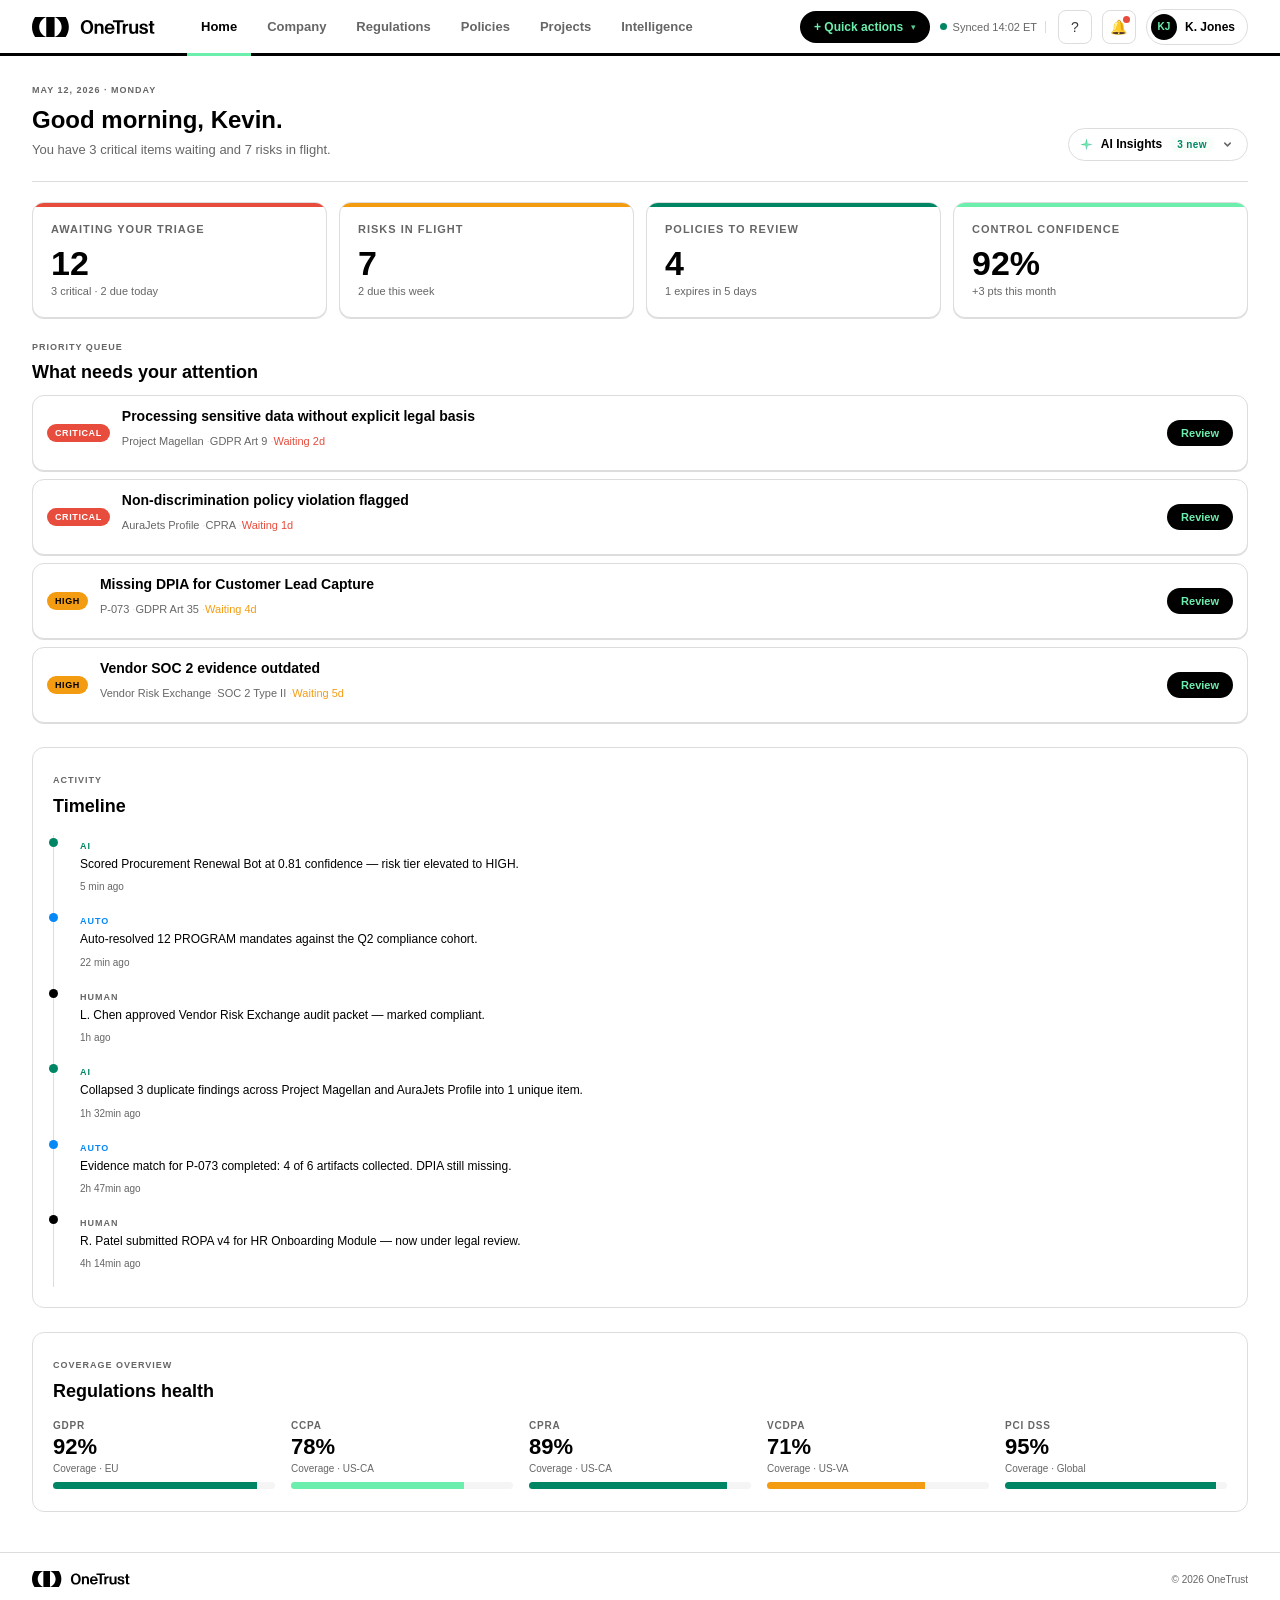
<file: index.html>
<!DOCTYPE html>
<html lang="en">
<head>
  <meta charset="UTF-8">
  <meta name="viewport" content="width=device-width, initial-scale=1.0">
  <title>Home · OneTrust Compliance</title>
  <link rel="stylesheet" href="styles.css">
  <style>
    /* ── Page header ── */
    .page-header {
      display: flex;
      align-items: flex-end;
      justify-content: space-between;
      gap: 24px;
      padding-bottom: 20px;
      border-bottom: 1px solid var(--ot-rule);
      margin-bottom: 20px;
    }
    .page-header h1 {
      margin: 4px 0 6px;
      font-size: 24px;
      font-weight: 700;
      color: var(--ot-black);
      line-height: 1.2;
    }
    .page-header .hero-copy {
      margin: 0;
      font-size: 13px;
      color: var(--ot-muted);
    }
    .page-header-actions {
      display: flex;
      gap: 8px;
      align-items: center;
    }

    /* ── KPI cards as buttons ── */
    button.kpi-card {
      appearance: none;
      width: 100%;
      transition: border-color 140ms ease, box-shadow 140ms ease, transform 140ms ease;
    }
    button.kpi-card:hover {
      border-color: #bbb;
      box-shadow: var(--shadow-elev);
      transform: translateY(-1px);
    }

    /* ── Priority queue section ── */
    .priority-queue {
      margin-bottom: 24px;
    }
    .attention-list {
      display: grid;
      gap: 8px;
    }
    .attention-row {
      display: flex;
      align-items: center;
      gap: 12px;
      border: 1px solid var(--ot-rule);
      border-radius: var(--radius-card);
      background: var(--ot-white);
      padding: 12px 14px;
      box-shadow: 0 1px 0 var(--ot-rule);
      transition: border-color 140ms ease, box-shadow 140ms ease;
    }
    .attention-row:hover {
      border-color: #ccc;
      box-shadow: var(--shadow-elev);
    }
    .attention-body {
      flex: 1;
      min-width: 0;
    }
    .attention-title {
      font-size: 14px;
      font-weight: 700;
      color: var(--ot-black);
      margin: 0 0 3px;
      white-space: nowrap;
      overflow: hidden;
      text-overflow: ellipsis;
    }
    .attention-meta {
      font-size: 11px;
      color: var(--ot-muted);
      display: flex;
      flex-wrap: wrap;
      gap: 0;
    }
    .attention-meta .meta-seg {
      display: inline;
    }
    .attention-meta .meta-seg::after {
      content: " · ";
      color: var(--ot-rule);
    }
    .attention-meta .meta-seg:last-child::after {
      content: none;
    }
    .review-btn {
      flex-shrink: 0;
      border: 0;
      border-radius: var(--radius-pill);
      background: var(--ot-black);
      color: var(--ot-mint);
      font-size: 11px;
      font-weight: 700;
      padding: 7px 14px;
      white-space: nowrap;
      transition: background 120ms ease;
    }
    .review-btn:hover {
      background: #222;
    }

    /* ── Lower split ── */
    .lower-split {
      display: grid;
      grid-template-columns: 60fr 40fr;
      gap: 16px;
      margin-bottom: 24px;
      align-items: start;
    }
    .split-panel {
      border: 1px solid var(--ot-rule);
      border-radius: var(--radius-card);
      padding: 18px 20px 20px;
      background: var(--ot-white);
    }
    .split-panel .section-heading {
      margin-bottom: 0;
    }

    /* ── Timeline actor dot overrides ── */
    .timeline li.ai-event::before   { background: var(--ot-jade); }
    .timeline li.auto-event::before { background: var(--ot-sky); }
    .timeline li.human-event::before { background: var(--ot-black); }
    .timeline .actor-ai   { color: var(--ot-jade); }
    .timeline .actor-auto { color: var(--ot-sky); }
    .timeline .actor-human { color: var(--ot-muted); }

    /* ── Quick actions grid ── */
    .quick-actions-grid {
      display: grid;
      grid-template-columns: 1fr 1fr;
      gap: 10px;
      margin-top: 14px;
    }
    .qa-tile {
      display: flex;
      flex-direction: column;
      align-items: flex-start;
      gap: 3px;
      border: 1px solid var(--ot-rule);
      border-radius: var(--radius-card);
      background: var(--ot-white);
      padding: 14px 14px 12px;
      text-align: left;
      transition: border-color 140ms ease, box-shadow 140ms ease;
    }
    .qa-tile:hover {
      border-color: var(--ot-black);
      box-shadow: var(--shadow-elev);
    }
    .qa-glyph {
      font-size: 20px;
      line-height: 1;
      margin-bottom: 2px;
    }
    .qa-label {
      font-size: 13px;
      font-weight: 700;
      color: var(--ot-black);
    }
    .qa-desc {
      font-size: 11px;
      color: var(--ot-muted);
      line-height: 1.4;
    }

    /* ── Regulations health strip ── */
    .reg-health-strip {
      border: 1px solid var(--ot-rule);
      border-radius: var(--radius-card);
      background: var(--ot-white);
      padding: 18px 20px 22px;
      margin-bottom: 8px;
    }
    .reg-health-strip .section-heading {
      margin-bottom: 18px;
    }
    .reg-bars {
      display: grid;
      grid-template-columns: repeat(5, 1fr);
      gap: 16px;
    }
    .reg-bar-item {
      display: grid;
      gap: 4px;
    }
    .reg-bar-name {
      font-size: 10px;
      font-weight: 700;
      letter-spacing: 0.8px;
      text-transform: uppercase;
      color: var(--ot-muted);
    }
    .reg-bar-pct {
      font-size: 22px;
      font-weight: 700;
      color: var(--ot-black);
      line-height: 1.1;
    }
    .reg-bar-sub {
      font-size: 10px;
      color: var(--ot-muted);
      margin-bottom: 4px;
    }

    /* ── Responsive ── */
    @media (max-width: 960px) {
      .lower-split {
        grid-template-columns: 1fr;
      }
      .reg-bars {
        grid-template-columns: repeat(3, 1fr);
      }
    }
    @media (max-width: 600px) {
      .reg-bars {
        grid-template-columns: repeat(2, 1fr);
      }
      .quick-actions-grid {
        grid-template-columns: 1fr;
      }
      .attention-title {
        white-space: normal;
      }
    }
  </style>
</head>
<body>

  <header class="top-bar">
    <a class="brand" href="index.html" aria-label="OneTrust">
      <img src="assets/onetrust-logo.svg" alt="OneTrust">
    </a>
    <nav class="nav-tabs" aria-label="Primary">
      <a href="index.html" class="active">Home</a>
      <a href="company.html">Company</a>
      <a href="regulations.html">Regulations</a>
      <a href="policies.html">Policies</a>
      <a href="projects.html">Projects</a>
      <a href="intelligence.html">Intelligence</a>
    </nav>
    <div class="top-actions">
      <details class="quick-actions">
        <summary>+ Quick actions</summary>
        <div class="quick-actions-menu">
          <a href="policies.html"><span class="qa-glyph">📜</span><span class="qa-text"><span class="qa-label">Draft policy</span><span class="qa-desc">Start from a regulation article or blank canvas</span></span></a>
          <a href="#"><span class="qa-glyph">+</span><span class="qa-text"><span class="qa-label">New business process</span><span class="qa-desc">Register a process for compliance mapping</span></span></a>
          <a href="#"><span class="qa-glyph">⊕</span><span class="qa-text"><span class="qa-label">Run validation</span><span class="qa-desc">Trigger a fresh AI scan</span></span></a>
          <a href="#"><span class="qa-glyph">◷</span><span class="qa-text"><span class="qa-label">Generate audit memo</span><span class="qa-desc">Compile locked packets into a Q2 memo</span></span></a>
          <a href="#"><span class="qa-glyph">✓</span><span class="qa-text"><span class="qa-label">Review pending exceptions</span><span class="qa-desc">4 awaiting your decision</span></span></a>
        </div>
      </details>
      <div class="sync-badge" aria-live="polite">
        <span class="sync-dot"></span>
        <span>Synced 14:02 ET</span>
      </div>
      <button class="icon-button" type="button" aria-label="Help" title="Help">?</button>
      <button class="icon-button" type="button" aria-label="Notifications" title="Notifications">
        <span class="notif-dot"></span>
        &#x1F514;
      </button>
      <button class="user-chip" type="button" aria-label="Account menu">
        <span class="avatar">KJ</span>
        <span>K. Jones</span>
      </button>
    </div>
  </header>

  <main class="page">

    <!-- 1. Page header -->
    <div class="page-header">
      <div>
        <p class="eyebrow" style="color: var(--ot-muted);">May 12, 2026 &middot; Monday</p>
        <h1>Good morning, Kevin.</h1>
        <p class="hero-copy">You have 3 critical items waiting and 7 risks in flight.</p>
      </div>
      <div class="page-header-actions">
        <button class="ai-insights-toggle" type="button" aria-expanded="false" aria-controls="ai-panel-home">
          <span class="ai-border-glow" aria-hidden="true"></span>
          <svg class="ai-orb" viewBox="0 0 14 14" aria-hidden="true"><defs><linearGradient id="aiGrad" x1="0" y1="0" x2="14" y2="14" gradientUnits="userSpaceOnUse"><stop offset="0%" stop-color="#008665"/><stop offset="50%" stop-color="#6CEEAD"/><stop offset="100%" stop-color="#976FE6"/></linearGradient></defs><path d="M7 0.5 L8.3 5.7 L13.5 7 L8.3 8.3 L7 13.5 L5.7 8.3 L0.5 7 L5.7 5.7 Z" fill="url(#aiGrad)"/></svg>
          <span>AI Insights</span>
          <span class="ai-toggle-count">3 new</span>
          <svg class="ai-toggle-chevron" viewBox="0 0 12 12" aria-hidden="true"><path d="M3 4.5L6 7.5L9 4.5" stroke="currentColor" stroke-width="1.6" fill="none" stroke-linecap="round" stroke-linejoin="round"/></svg>
        </button>
      </div>
    </div>

    <!-- AI Insights Panel -->
    <div class="ai-insights-panel" id="ai-panel-home" data-state="closed">
        <div class="ai-insights-strip">
          <article class="ai-insight-card tone-rising">
            <span class="ai-tag">↑ Rising</span>
            <strong>Vendor SLA velocity slipping</strong>
            <p>3 SOC 2 evidence items breached SLA this week — first time in 60 days.</p>
            <a href="projects.html" class="ai-link">Open queue →</a>
          </article>
          <article class="ai-insight-card tone-attention">
            <span class="ai-tag">⚠ Attention</span>
            <strong>EU AI Act scope expanded</strong>
            <p>Customer Lead Capture entered Annex III scope after the profile update 2 days ago.</p>
            <a href="regulations.html" class="ai-link">Review →</a>
          </article>
          <article class="ai-insight-card tone-strong">
            <span class="ai-tag">✓ Strong</span>
            <strong>Auto-resolver clearing work</strong>
            <p>12 PROGRAM mandates cleared today — saved an estimated 4 hours of manual review.</p>
            <a href="intelligence.html" class="ai-link">View activity →</a>
          </article>
        </div>
        <p class="ai-insights-meta">Refreshed 2 min ago</p>
    </div>

    <!-- 2. KPI tiles -->
    <section class="kpi-rail" aria-label="Key metrics" style="margin-bottom: 24px;">

      <button class="kpi-card" type="button" aria-pressed="false"
        aria-label="Awaiting your triage: 12 items. 3 critical, 2 due today.">
        <span class="stripe critical"></span>
        <span class="eyebrow" style="color: var(--ot-muted);">Awaiting Your Triage</span>
        <strong>12</strong>
        <span>3 critical &middot; 2 due today</span>
        <i>Open triage queue &rarr;</i>
      </button>

      <button class="kpi-card" type="button" aria-pressed="false"
        aria-label="Risks in flight: 7 items. 2 due this week.">
        <span class="stripe amber"></span>
        <span class="eyebrow" style="color: var(--ot-muted);">Risks in Flight</span>
        <strong>7</strong>
        <span>2 due this week</span>
        <i>Filter by open risks &rarr;</i>
      </button>

      <button class="kpi-card" type="button" aria-pressed="false"
        aria-label="Policies to review: 4 items. 1 expires in 5 days.">
        <span class="stripe jade"></span>
        <span class="eyebrow" style="color: var(--ot-muted);">Policies to Review</span>
        <strong>4</strong>
        <span>1 expires in 5 days</span>
        <i>View policy review queue &rarr;</i>
      </button>

      <button class="kpi-card" type="button" aria-pressed="false"
        aria-label="Control confidence: 92 percent. Up 3 points this month.">
        <span class="stripe mint"></span>
        <span class="eyebrow" style="color: var(--ot-muted);">Control Confidence</span>
        <strong>92%</strong>
        <span>+3 pts this month</span>
        <i>View confidence trend &rarr;</i>
      </button>

    </section>

    <!-- 3. What needs your attention -->
    <section class="priority-queue" aria-labelledby="pq-heading">
      <div class="section-heading" style="margin-bottom: 12px;">
        <p class="eyebrow" style="color: var(--ot-muted);">Priority Queue</p>
        <h2 id="pq-heading">What needs your attention</h2>
      </div>

      <div class="attention-list" role="list">

        <div class="attention-row" role="listitem">
          <span class="risk-pill risk-critical">Critical</span>
          <div class="attention-body">
            <p class="attention-title">Processing sensitive data without explicit legal basis</p>
            <p class="attention-meta">
              <span class="meta-seg">Project Magellan</span>
              <span class="meta-seg">GDPR Art 9</span>
              <span class="meta-seg" style="color: var(--risk-critical);">Waiting 2d</span>
            </p>
          </div>
          <button class="review-btn" type="button"
            aria-label="Review: Processing sensitive data without explicit legal basis">Review</button>
        </div>

        <div class="attention-row" role="listitem">
          <span class="risk-pill risk-critical">Critical</span>
          <div class="attention-body">
            <p class="attention-title">Non-discrimination policy violation flagged</p>
            <p class="attention-meta">
              <span class="meta-seg">AuraJets Profile</span>
              <span class="meta-seg">CPRA</span>
              <span class="meta-seg" style="color: var(--risk-critical);">Waiting 1d</span>
            </p>
          </div>
          <button class="review-btn" type="button"
            aria-label="Review: Non-discrimination policy violation flagged">Review</button>
        </div>

        <div class="attention-row" role="listitem">
          <span class="risk-pill risk-high">High</span>
          <div class="attention-body">
            <p class="attention-title">Missing DPIA for Customer Lead Capture</p>
            <p class="attention-meta">
              <span class="meta-seg">P-073</span>
              <span class="meta-seg">GDPR Art 35</span>
              <span class="meta-seg" style="color: var(--risk-high);">Waiting 4d</span>
            </p>
          </div>
          <button class="review-btn" type="button"
            aria-label="Review: Missing DPIA for Customer Lead Capture">Review</button>
        </div>

        <div class="attention-row" role="listitem">
          <span class="risk-pill risk-high">High</span>
          <div class="attention-body">
            <p class="attention-title">Vendor SOC 2 evidence outdated</p>
            <p class="attention-meta">
              <span class="meta-seg">Vendor Risk Exchange</span>
              <span class="meta-seg">SOC 2 Type II</span>
              <span class="meta-seg" style="color: var(--risk-high);">Waiting 5d</span>
            </p>
          </div>
          <button class="review-btn" type="button"
            aria-label="Review: Vendor SOC 2 evidence outdated">Review</button>
        </div>

      </div>
    </section>

    <!-- 4. Activity timeline (full width) -->
    <div class="split-panel" style="margin-bottom: 24px;">
        <div class="section-heading">
          <p class="eyebrow" style="color: var(--ot-muted);">Activity</p>
          <h2>Timeline</h2>
        </div>
        <ul class="timeline" aria-label="Recent activity">

          <li class="ai-event">
            <span class="actor actor-ai">AI</span>
            <p>Scored Procurement Renewal Bot at 0.81 confidence — risk tier elevated to HIGH.</p>
            <time datetime="2026-05-12T13:57:00">5 min ago</time>
          </li>

          <li class="auto-event">
            <span class="actor actor-auto">AUTO</span>
            <p>Auto-resolved 12 PROGRAM mandates against the Q2 compliance cohort.</p>
            <time datetime="2026-05-12T13:40:00">22 min ago</time>
          </li>

          <li class="human-event">
            <span class="actor actor-human">HUMAN</span>
            <p>L. Chen approved Vendor Risk Exchange audit packet — marked compliant.</p>
            <time datetime="2026-05-12T13:02:00">1h ago</time>
          </li>

          <li class="ai-event">
            <span class="actor actor-ai">AI</span>
            <p>Collapsed 3 duplicate findings across Project Magellan and AuraJets Profile into 1 unique item.</p>
            <time datetime="2026-05-12T12:30:00">1h 32min ago</time>
          </li>

          <li class="auto-event">
            <span class="actor actor-auto">AUTO</span>
            <p>Evidence match for P-073 completed: 4 of 6 artifacts collected. DPIA still missing.</p>
            <time datetime="2026-05-12T11:15:00">2h 47min ago</time>
          </li>

          <li class="human-event">
            <span class="actor actor-human">HUMAN</span>
            <p>R. Patel submitted ROPA v4 for HR Onboarding Module — now under legal review.</p>
            <time datetime="2026-05-12T09:48:00">4h 14min ago</time>
          </li>

        </ul>
    </div>

    <!-- 5. Regulations health strip -->
    <section class="reg-health-strip" aria-labelledby="reg-health-heading">
      <div class="section-heading">
        <p class="eyebrow" style="color: var(--ot-muted);">Coverage Overview</p>
        <h2 id="reg-health-heading">Regulations health</h2>
      </div>
      <div class="reg-bars">

        <div class="reg-bar-item">
          <span class="reg-bar-name">GDPR</span>
          <span class="reg-bar-pct">92%</span>
          <span class="reg-bar-sub">Coverage &middot; EU</span>
          <div class="bar" role="progressbar" aria-valuenow="92" aria-valuemin="0" aria-valuemax="100" aria-label="GDPR coverage 92 percent">
            <span style="--value: 92%; --fill: var(--ot-jade);"></span>
          </div>
        </div>

        <div class="reg-bar-item">
          <span class="reg-bar-name">CCPA</span>
          <span class="reg-bar-pct">78%</span>
          <span class="reg-bar-sub">Coverage &middot; US-CA</span>
          <div class="bar" role="progressbar" aria-valuenow="78" aria-valuemin="0" aria-valuemax="100" aria-label="CCPA coverage 78 percent">
            <span style="--value: 78%; --fill: var(--ot-mint);"></span>
          </div>
        </div>

        <div class="reg-bar-item">
          <span class="reg-bar-name">CPRA</span>
          <span class="reg-bar-pct">89%</span>
          <span class="reg-bar-sub">Coverage &middot; US-CA</span>
          <div class="bar" role="progressbar" aria-valuenow="89" aria-valuemin="0" aria-valuemax="100" aria-label="CPRA coverage 89 percent">
            <span style="--value: 89%; --fill: var(--ot-jade);"></span>
          </div>
        </div>

        <div class="reg-bar-item">
          <span class="reg-bar-name">VCDPA</span>
          <span class="reg-bar-pct">71%</span>
          <span class="reg-bar-sub">Coverage &middot; US-VA</span>
          <div class="bar" role="progressbar" aria-valuenow="71" aria-valuemin="0" aria-valuemax="100" aria-label="VCDPA coverage 71 percent">
            <span style="--value: 71%; --fill: var(--risk-high);"></span>
          </div>
        </div>

        <div class="reg-bar-item">
          <span class="reg-bar-name">PCI DSS</span>
          <span class="reg-bar-pct">95%</span>
          <span class="reg-bar-sub">Coverage &middot; Global</span>
          <div class="bar" role="progressbar" aria-valuenow="95" aria-valuemin="0" aria-valuemax="100" aria-label="PCI DSS coverage 95 percent">
            <span style="--value: 95%; --fill: var(--ot-jade);"></span>
          </div>
        </div>

      </div>
    </section>

  </main>

  <footer class="footer">
    <img src="assets/onetrust-logo.svg" alt="OneTrust">
    <span>&copy; 2026 OneTrust</span>
  </footer>

  <script src="ai-insights.js"></script>
</body>
</html>
</file>
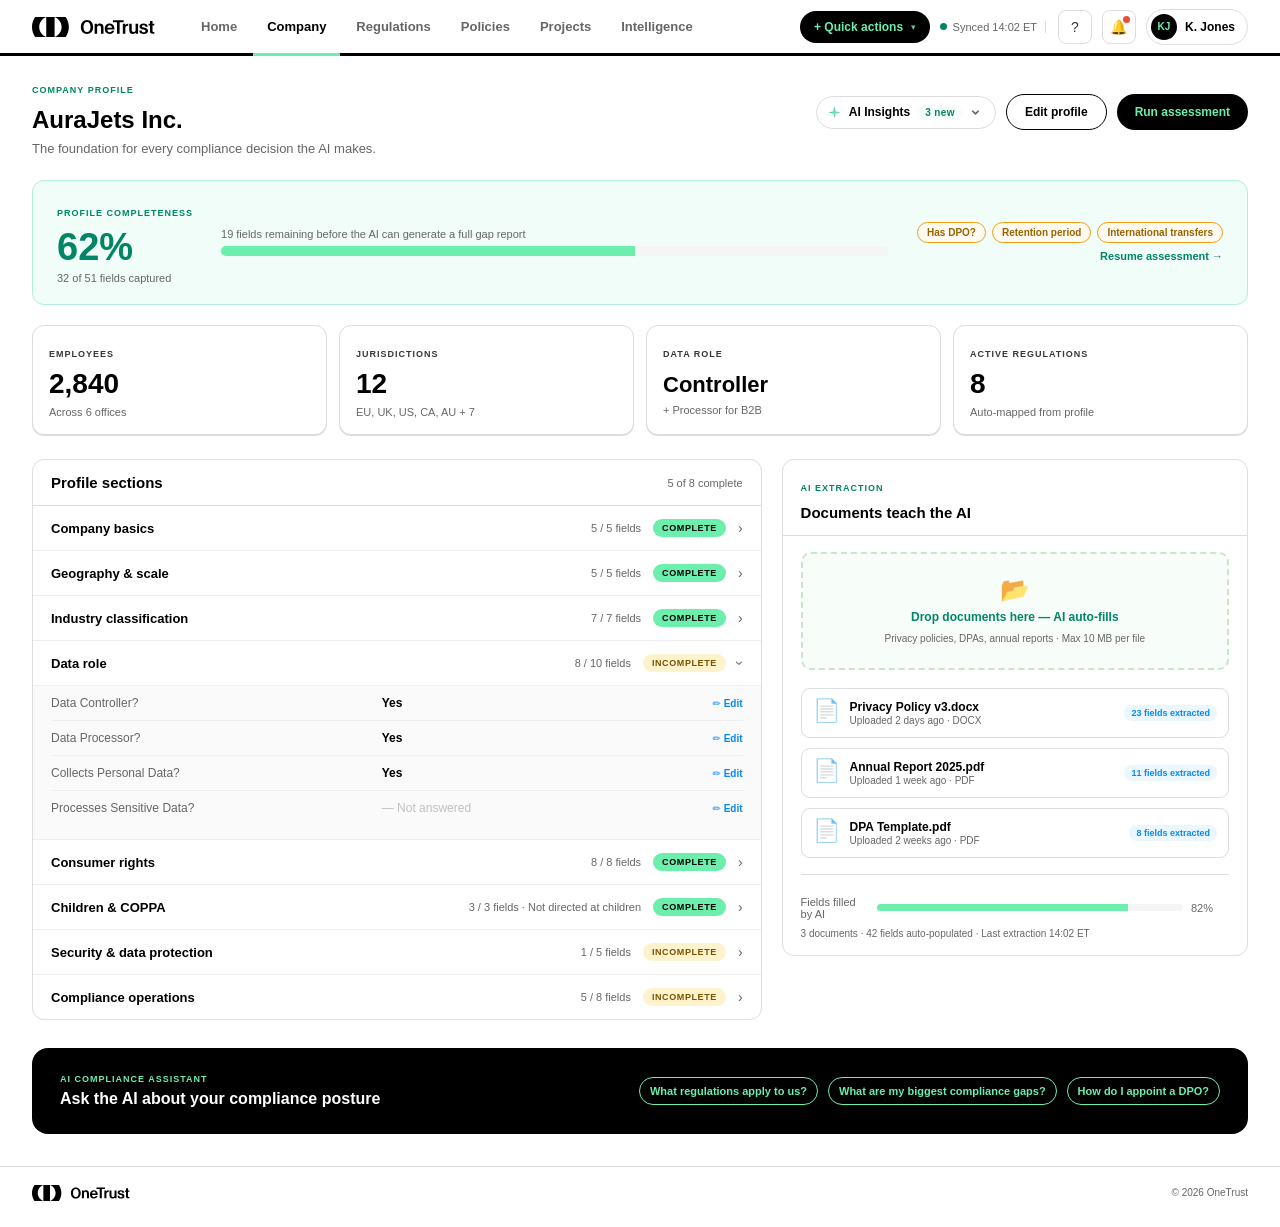
<file: company.html>
<!DOCTYPE html>
<html lang="en">
<head>
  <meta charset="UTF-8">
  <meta name="viewport" content="width=device-width, initial-scale=1.0">
  <title>Company · OneTrust Compliance</title>
  <link rel="stylesheet" href="styles.css">
  <style>
    /* ── Page header ── */
    .page-header {
      display: flex;
      align-items: flex-start;
      justify-content: space-between;
      gap: 24px;
      margin-bottom: 20px;
    }
    .page-header-copy { flex: 1; }
    .page-header-copy h1 {
      margin: 4px 0 5px;
      font-size: 24px;
      color: var(--ot-black);
      line-height: 1.2;
    }
    .page-header-copy .hero-copy { margin: 0; }
    .page-header-actions {
      display: flex;
      align-items: center;
      gap: 10px;
      flex-shrink: 0;
      padding-top: 18px;
    }
    .outline-button {
      border: 1.5px solid var(--ot-black);
      border-radius: var(--radius-pill);
      background: var(--ot-white);
      color: var(--ot-black);
      font-weight: 700;
      font-size: 12px;
      padding: 10px 18px;
    }

    /* ── Completeness banner ── */
    .completeness-banner {
      display: grid;
      grid-template-columns: auto 1fr auto;
      gap: 28px;
      align-items: center;
      background: #F0FDF9;
      border: 1px solid #B2EEDD;
      border-radius: var(--radius-card);
      padding: 18px 24px;
      margin-bottom: 20px;
    }
    .completeness-left .pct {
      display: block;
      font-size: 38px;
      font-weight: 700;
      color: var(--ot-jade);
      line-height: 1;
      margin: 4px 0 2px;
    }
    .completeness-left .sub-label {
      font-size: 11px;
      color: var(--ot-muted);
    }
    .completeness-center { min-width: 0; }
    .completeness-center .bar {
      height: 10px;
      margin-top: 6px;
    }
    .completeness-center .bar-label {
      font-size: 11px;
      color: var(--ot-muted);
      display: block;
      margin-bottom: 6px;
    }
    .completeness-right {
      display: flex;
      flex-direction: column;
      gap: 7px;
      align-items: flex-end;
    }
    .missing-chips {
      display: flex;
      flex-wrap: wrap;
      gap: 6px;
      justify-content: flex-end;
    }
    .missing-chip {
      border: 1px solid #F39C12;
      border-radius: var(--radius-pill);
      background: #FFFBF0;
      color: #9A6200;
      font-size: 10px;
      font-weight: 700;
      padding: 4px 9px;
    }
    .resume-link {
      font-size: 11px;
      font-weight: 700;
      color: var(--ot-jade);
      text-decoration: none;
    }
    .resume-link:hover { text-decoration: underline; }

    /* ── Fact strip ── */
    .fact-strip {
      display: grid;
      grid-template-columns: repeat(4, 1fr);
      gap: 12px;
      margin-bottom: 24px;
    }
    .fact-card {
      border: 1px solid var(--ot-rule);
      border-radius: var(--radius-card);
      background: var(--ot-white);
      padding: 14px 16px;
      box-shadow: 0 1px 0 var(--ot-rule);
    }
    .fact-card .fact-number {
      display: block;
      font-size: 28px;
      font-weight: 700;
      color: var(--ot-black);
      line-height: 1;
      margin: 6px 0 4px;
    }
    .fact-card .fact-sub {
      font-size: 11px;
      color: var(--ot-muted);
    }

    /* ── Two-column body ── */
    .profile-body {
      display: grid;
      grid-template-columns: 60% 1fr;
      gap: 20px;
      align-items: start;
    }

    /* ── Accordion sections ── */
    .profile-sections-panel {
      border: 1px solid var(--ot-rule);
      border-radius: var(--radius-card);
      background: var(--ot-white);
      overflow: hidden;
    }
    .panel-header {
      padding: 14px 18px;
      border-bottom: 1px solid var(--ot-rule);
      display: flex;
      align-items: center;
      justify-content: space-between;
    }
    .panel-header h2 {
      margin: 0;
      font-size: 15px;
      color: var(--ot-black);
    }
    .panel-header .panel-header-meta {
      font-size: 11px;
      color: var(--ot-muted);
    }

    .profile-accordion { border-bottom: 1px solid #EEEEEE; }
    .profile-accordion:last-child { border-bottom: none; }

    .accordion-summary {
      display: flex;
      align-items: center;
      gap: 12px;
      padding: 13px 18px;
      cursor: pointer;
      list-style: none;
    }
    .accordion-summary::-webkit-details-marker { display: none; }
    .accordion-name {
      flex: 1;
      font-size: 13px;
      font-weight: 700;
      color: var(--ot-black);
    }
    .accordion-field-count {
      font-size: 11px;
      color: var(--ot-muted);
      white-space: nowrap;
    }
    .status-complete {
      border-radius: var(--radius-pill);
      background: var(--ot-mint);
      color: var(--ot-black);
      font-size: 9px;
      font-weight: 700;
      letter-spacing: 0.6px;
      text-transform: uppercase;
      padding: 4px 9px;
    }
    .status-incomplete {
      border-radius: var(--radius-pill);
      background: #FFF3CD;
      color: #7A5300;
      font-size: 9px;
      font-weight: 700;
      letter-spacing: 0.6px;
      text-transform: uppercase;
      padding: 4px 9px;
    }
    .accordion-chevron {
      color: var(--ot-muted);
      font-size: 14px;
      transition: transform 200ms ease;
    }
    details[open] .accordion-chevron { transform: rotate(90deg); }

    /* expanded field rows */
    .accordion-body {
      padding: 0 18px 14px 18px;
      border-top: 1px solid #F0F0F0;
      background: #FAFAFA;
    }
    .field-row {
      display: grid;
      grid-template-columns: 1fr 1fr auto;
      gap: 10px;
      align-items: center;
      padding: 10px 0;
      border-bottom: 1px solid #EEEEEE;
      font-size: 12px;
    }
    .field-row:last-child { border-bottom: none; }
    .field-name { color: var(--ot-muted); }
    .field-value { color: var(--ot-black); font-weight: 700; }
    .field-value.empty { color: #C0C0C0; font-weight: 400; }
    .edit-link {
      font-size: 10px;
      color: var(--ot-sky);
      text-decoration: none;
      font-weight: 700;
      white-space: nowrap;
    }
    .edit-link:hover { text-decoration: underline; }

    /* ── Document intake panel ── */
    .document-panel {
      border: 1px solid var(--ot-rule);
      border-radius: var(--radius-card);
      background: var(--ot-white);
      overflow: hidden;
      position: sticky;
      top: 72px;
    }
    .doc-panel-header {
      padding: 14px 18px;
      border-bottom: 1px solid var(--ot-rule);
    }
    .doc-panel-header h2 {
      margin: 3px 0 0;
      font-size: 15px;
      color: var(--ot-black);
    }
    .doc-panel-body { padding: 16px 18px; }

    .upload-zone {
      border: 2px dashed #C8E6C9;
      border-radius: 10px;
      background: #F7FDF9;
      padding: 22px 16px;
      text-align: center;
      margin-bottom: 18px;
    }
    .upload-icon {
      font-size: 24px;
      display: block;
      margin-bottom: 6px;
    }
    .upload-zone p {
      margin: 0 0 4px;
      font-size: 12px;
      font-weight: 700;
      color: var(--ot-jade);
    }
    .upload-zone small {
      font-size: 10px;
      color: var(--ot-muted);
    }

    .doc-list { list-style: none; margin: 0; padding: 0; display: grid; gap: 10px; }
    .doc-item {
      display: flex;
      align-items: flex-start;
      gap: 10px;
      padding: 11px;
      border: 1px solid var(--ot-rule);
      border-radius: 9px;
      background: var(--ot-white);
    }
    .doc-icon {
      font-size: 22px;
      flex-shrink: 0;
      line-height: 1;
    }
    .doc-meta { flex: 1; min-width: 0; }
    .doc-name {
      font-size: 12px;
      font-weight: 700;
      color: var(--ot-black);
      white-space: nowrap;
      overflow: hidden;
      text-overflow: ellipsis;
    }
    .doc-byline {
      font-size: 10px;
      color: var(--ot-muted);
      margin-top: 1px;
    }
    .doc-badge {
      flex-shrink: 0;
      border-radius: var(--radius-pill);
      background: #EBF7FF;
      color: var(--ot-sky);
      font-size: 9px;
      font-weight: 700;
      padding: 3px 7px;
      white-space: nowrap;
      align-self: center;
    }

    /* ── AI prompt strip ── */
    .ai-prompt-strip {
      margin-top: 28px;
      border-radius: 16px;
      background: var(--ot-black);
      padding: 26px 28px;
      display: flex;
      align-items: center;
      gap: 28px;
      flex-wrap: wrap;
    }
    .ai-prompt-copy { flex: 1; min-width: 180px; }
    .ai-prompt-copy .eyebrow { color: var(--ot-mint); display: block; margin-bottom: 4px; }
    .ai-prompt-copy h2 {
      margin: 0;
      color: var(--ot-white);
      font-size: 16px;
      font-weight: 700;
    }
    .ai-prompts {
      display: flex;
      flex-wrap: wrap;
      gap: 10px;
      align-items: center;
    }

    @media (max-width: 1100px) {
      .profile-body { grid-template-columns: 1fr; }
      .document-panel { position: static; }
      .completeness-banner { grid-template-columns: auto 1fr; }
      .completeness-right { display: none; }
      .fact-strip { grid-template-columns: repeat(2, 1fr); }
    }
    @media (max-width: 640px) {
      .fact-strip { grid-template-columns: 1fr 1fr; }
      .page-header { flex-direction: column; gap: 12px; }
      .completeness-banner { grid-template-columns: 1fr; gap: 14px; }
      .ai-prompt-strip { flex-direction: column; align-items: flex-start; }
    }
  </style>
</head>
<body>
  <header class="top-bar">
    <a class="brand" href="index.html" aria-label="OneTrust">
      <img src="assets/onetrust-logo.svg" alt="OneTrust">
    </a>
    <nav class="nav-tabs" aria-label="Primary">
      <a href="index.html">Home</a>
      <a href="company.html" class="active">Company</a>
      <a href="regulations.html">Regulations</a>
      <a href="policies.html">Policies</a>
      <a href="projects.html">Projects</a>
      <a href="intelligence.html">Intelligence</a>
    </nav>
    <div class="top-actions">
      <details class="quick-actions">
        <summary>+ Quick actions</summary>
        <div class="quick-actions-menu">
          <a href="policies.html"><span class="qa-glyph">📜</span><span class="qa-text"><span class="qa-label">Draft policy</span><span class="qa-desc">Start from a regulation article or blank canvas</span></span></a>
          <a href="#"><span class="qa-glyph">+</span><span class="qa-text"><span class="qa-label">New business process</span><span class="qa-desc">Register a process for compliance mapping</span></span></a>
          <a href="#"><span class="qa-glyph">⊕</span><span class="qa-text"><span class="qa-label">Run validation</span><span class="qa-desc">Trigger a fresh AI scan</span></span></a>
          <a href="#"><span class="qa-glyph">◷</span><span class="qa-text"><span class="qa-label">Generate audit memo</span><span class="qa-desc">Compile locked packets into a Q2 memo</span></span></a>
          <a href="#"><span class="qa-glyph">✓</span><span class="qa-text"><span class="qa-label">Review pending exceptions</span><span class="qa-desc">4 awaiting your decision</span></span></a>
        </div>
      </details>
      <div class="sync-badge" aria-live="polite">
        <span class="sync-dot"></span>
        <span>Synced 14:02 ET</span>
      </div>
      <button class="icon-button" type="button" aria-label="Help" title="Help">?</button>
      <button class="icon-button" type="button" aria-label="Notifications" title="Notifications">
        <span class="notif-dot"></span>
        &#x1F514;
      </button>
      <button class="user-chip" type="button" aria-label="Account menu">
        <span class="avatar">KJ</span>
        <span>K. Jones</span>
      </button>
    </div>
  </header>

  <main class="page">

    <!-- 1. Page header -->
    <div class="page-header">
      <div class="page-header-copy">
        <p class="eyebrow mint-text">COMPANY PROFILE</p>
        <h1>AuraJets Inc.</h1>
        <p class="hero-copy">The foundation for every compliance decision the AI makes.</p>
      </div>
      <div class="page-header-actions">
        <button class="ai-insights-toggle" type="button" aria-expanded="false" aria-controls="ai-panel-company">
          <span class="ai-border-glow" aria-hidden="true"></span>
          <svg class="ai-orb" viewBox="0 0 14 14" aria-hidden="true"><defs><linearGradient id="aiGrad" x1="0" y1="0" x2="14" y2="14" gradientUnits="userSpaceOnUse"><stop offset="0%" stop-color="#008665"/><stop offset="50%" stop-color="#6CEEAD"/><stop offset="100%" stop-color="#976FE6"/></linearGradient></defs><path d="M7 0.5 L8.3 5.7 L13.5 7 L8.3 8.3 L7 13.5 L5.7 8.3 L0.5 7 L5.7 5.7 Z" fill="url(#aiGrad)"/></svg>
          <span>AI Insights</span>
          <span class="ai-toggle-count">3 new</span>
          <svg class="ai-toggle-chevron" viewBox="0 0 12 12" aria-hidden="true"><path d="M3 4.5L6 7.5L9 4.5" stroke="currentColor" stroke-width="1.6" fill="none" stroke-linecap="round" stroke-linejoin="round"/></svg>
        </button>
        <button class="outline-button" type="button">Edit profile</button>
        <button class="primary-button" type="button">Run assessment</button>
      </div>
    </div>

    <!-- AI Insights Panel -->
    <div class="ai-insights-panel" id="ai-panel-company" data-state="closed">
        <div class="ai-insights-strip">
          <article class="ai-insight-card tone-info">
            <span class="ai-tag">✦ New context</span>
            <strong>EU office in Berlin extracted</strong>
            <p>Pulled from Annual Report 2025 — added to jurisdictions, pending your review.</p>
            <a href="#" class="ai-link">Review change →</a>
          </article>
          <article class="ai-insight-card tone-attention">
            <span class="ai-tag">⚠ Blocking validation</span>
            <strong>23 controls can't run yet</strong>
            <p>Missing fields in Security &amp; Data Protection stall the PCI DSS scan.</p>
            <a href="#" class="ai-link">Resume assessment →</a>
          </article>
          <article class="ai-insight-card tone-emerging">
            <span class="ai-tag">✦ Suggested</span>
            <strong>DPO appointment likely required</strong>
            <p>Your EU data subject volume crossed the GDPR Art 37 threshold.</p>
            <a href="#" class="ai-link">Learn why →</a>
          </article>
        </div>
        <p class="ai-insights-meta">Refreshed 2 min ago</p>
    </div>

    <!-- 2. Profile completeness banner -->
    <div class="completeness-banner" aria-label="Profile completeness">
      <div class="completeness-left">
        <p class="eyebrow" style="color:var(--ot-jade);">PROFILE COMPLETENESS</p>
        <span class="pct">62%</span>
        <span class="sub-label">32 of 51 fields captured</span>
      </div>
      <div class="completeness-center">
        <span class="bar-label">19 fields remaining before the AI can generate a full gap report</span>
        <div class="bar" style="height:10px;">
          <span style="--value:62%; --fill:var(--ot-mint);"></span>
        </div>
      </div>
      <div class="completeness-right">
        <div class="missing-chips" aria-label="Top missing fields">
          <span class="missing-chip">Has DPO?</span>
          <span class="missing-chip">Retention period</span>
          <span class="missing-chip">International transfers</span>
        </div>
        <a href="#profile-sections" class="resume-link">Resume assessment →</a>
      </div>
    </div>

    <!-- 3. Top facts strip -->
    <div class="fact-strip" aria-label="Company facts" role="list">
      <div class="fact-card" role="listitem">
        <p class="eyebrow">EMPLOYEES</p>
        <span class="fact-number">2,840</span>
        <span class="fact-sub">Across 6 offices</span>
      </div>
      <div class="fact-card" role="listitem">
        <p class="eyebrow">JURISDICTIONS</p>
        <span class="fact-number">12</span>
        <span class="fact-sub">EU, UK, US, CA, AU + 7</span>
      </div>
      <div class="fact-card" role="listitem">
        <p class="eyebrow">DATA ROLE</p>
        <span class="fact-number" style="font-size:22px;padding-top:4px;">Controller</span>
        <span class="fact-sub">+ Processor for B2B</span>
      </div>
      <div class="fact-card" role="listitem">
        <p class="eyebrow">ACTIVE REGULATIONS</p>
        <span class="fact-number">8</span>
        <span class="fact-sub">Auto-mapped from profile</span>
      </div>
    </div>

    <!-- 4. Two-column body -->
    <div class="profile-body" id="profile-sections">

      <!-- Left: Profile sections accordion -->
      <div class="profile-sections-panel" aria-label="Profile sections">
        <div class="panel-header">
          <h2>Profile sections</h2>
          <span class="panel-header-meta">5 of 8 complete</span>
        </div>

        <details class="profile-accordion">
          <summary class="accordion-summary">
            <span class="accordion-name">Company basics</span>
            <span class="accordion-field-count">5 / 5 fields</span>
            <span class="status-complete">Complete</span>
            <span class="accordion-chevron" aria-hidden="true">›</span>
          </summary>
          <div class="accordion-body">
            <p style="font-size:11px;color:var(--ot-muted);margin:10px 0 0;">Click to expand and review captured fields.</p>
          </div>
        </details>

        <details class="profile-accordion">
          <summary class="accordion-summary">
            <span class="accordion-name">Geography &amp; scale</span>
            <span class="accordion-field-count">5 / 5 fields</span>
            <span class="status-complete">Complete</span>
            <span class="accordion-chevron" aria-hidden="true">›</span>
          </summary>
          <div class="accordion-body">
            <p style="font-size:11px;color:var(--ot-muted);margin:10px 0 0;">Click to expand and review captured fields.</p>
          </div>
        </details>

        <details class="profile-accordion">
          <summary class="accordion-summary">
            <span class="accordion-name">Industry classification</span>
            <span class="accordion-field-count">7 / 7 fields</span>
            <span class="status-complete">Complete</span>
            <span class="accordion-chevron" aria-hidden="true">›</span>
          </summary>
          <div class="accordion-body">
            <p style="font-size:11px;color:var(--ot-muted);margin:10px 0 0;">Click to expand and review captured fields.</p>
          </div>
        </details>

        <details class="profile-accordion" open>
          <summary class="accordion-summary">
            <span class="accordion-name">Data role</span>
            <span class="accordion-field-count">8 / 10 fields</span>
            <span class="status-incomplete">Incomplete</span>
            <span class="accordion-chevron" aria-hidden="true">›</span>
          </summary>
          <div class="accordion-body">
            <div class="field-row">
              <span class="field-name">Data Controller?</span>
              <span class="field-value">Yes</span>
              <a href="#" class="edit-link" aria-label="Edit Data Controller field">✏ Edit</a>
            </div>
            <div class="field-row">
              <span class="field-name">Data Processor?</span>
              <span class="field-value">Yes</span>
              <a href="#" class="edit-link" aria-label="Edit Data Processor field">✏ Edit</a>
            </div>
            <div class="field-row">
              <span class="field-name">Collects Personal Data?</span>
              <span class="field-value">Yes</span>
              <a href="#" class="edit-link" aria-label="Edit Collects Personal Data field">✏ Edit</a>
            </div>
            <div class="field-row">
              <span class="field-name">Processes Sensitive Data?</span>
              <span class="field-value empty">— Not answered</span>
              <a href="#" class="edit-link" aria-label="Edit Processes Sensitive Data field">✏ Edit</a>
            </div>
          </div>
        </details>

        <details class="profile-accordion">
          <summary class="accordion-summary">
            <span class="accordion-name">Consumer rights</span>
            <span class="accordion-field-count">8 / 8 fields</span>
            <span class="status-complete">Complete</span>
            <span class="accordion-chevron" aria-hidden="true">›</span>
          </summary>
          <div class="accordion-body">
            <p style="font-size:11px;color:var(--ot-muted);margin:10px 0 0;">Click to expand and review captured fields.</p>
          </div>
        </details>

        <details class="profile-accordion">
          <summary class="accordion-summary">
            <span class="accordion-name">Children &amp; COPPA</span>
            <span class="accordion-field-count" title="Not directed at children">3 / 3 fields · Not directed at children</span>
            <span class="status-complete">Complete</span>
            <span class="accordion-chevron" aria-hidden="true">›</span>
          </summary>
          <div class="accordion-body">
            <p style="font-size:11px;color:var(--ot-muted);margin:10px 0 0;">AuraJets products are not directed at children under 13. COPPA obligations waived.</p>
          </div>
        </details>

        <details class="profile-accordion">
          <summary class="accordion-summary">
            <span class="accordion-name">Security &amp; data protection</span>
            <span class="accordion-field-count">1 / 5 fields</span>
            <span class="status-incomplete">Incomplete</span>
            <span class="accordion-chevron" aria-hidden="true">›</span>
          </summary>
          <div class="accordion-body">
            <p style="font-size:11px;color:var(--ot-muted);margin:10px 0 0;">4 fields are missing. The AI cannot assess Article 32 GDPR controls without this data.</p>
          </div>
        </details>

        <details class="profile-accordion">
          <summary class="accordion-summary">
            <span class="accordion-name">Compliance operations</span>
            <span class="accordion-field-count">5 / 8 fields</span>
            <span class="status-incomplete">Incomplete</span>
            <span class="accordion-chevron" aria-hidden="true">›</span>
          </summary>
          <div class="accordion-body">
            <p style="font-size:11px;color:var(--ot-muted);margin:10px 0 0;">Missing: DPO appointment status, breach notification procedure, and cross-border transfer mechanism.</p>
          </div>
        </details>

      </div>

      <!-- Right: Document intake -->
      <aside class="document-panel" aria-label="Document intake">
        <div class="doc-panel-header">
          <p class="eyebrow mint-text">AI EXTRACTION</p>
          <h2>Documents teach the AI</h2>
        </div>
        <div class="doc-panel-body">

          <div class="upload-zone" role="region" aria-label="Upload zone">
            <span class="upload-icon" aria-hidden="true">📂</span>
            <p>Drop documents here — AI auto-fills</p>
            <small>Privacy policies, DPAs, annual reports · Max 10 MB per file</small>
          </div>

          <ul class="doc-list" aria-label="Uploaded documents">
            <li class="doc-item">
              <span class="doc-icon" aria-hidden="true">📄</span>
              <div class="doc-meta">
                <div class="doc-name" title="Privacy Policy v3.docx">Privacy Policy v3.docx</div>
                <div class="doc-byline">Uploaded 2 days ago · DOCX</div>
              </div>
              <span class="doc-badge">23 fields extracted</span>
            </li>
            <li class="doc-item">
              <span class="doc-icon" aria-hidden="true">📄</span>
              <div class="doc-meta">
                <div class="doc-name" title="Annual Report 2025.pdf">Annual Report 2025.pdf</div>
                <div class="doc-byline">Uploaded 1 week ago · PDF</div>
              </div>
              <span class="doc-badge">11 fields extracted</span>
            </li>
            <li class="doc-item">
              <span class="doc-icon" aria-hidden="true">📄</span>
              <div class="doc-meta">
                <div class="doc-name" title="DPA Template.pdf">DPA Template.pdf</div>
                <div class="doc-byline">Uploaded 2 weeks ago · PDF</div>
              </div>
              <span class="doc-badge">8 fields extracted</span>
            </li>
          </ul>

          <div style="margin-top:16px; padding-top:14px; border-top:1px solid var(--ot-rule);">
            <div class="metric-line">
              <span>Fields filled by AI</span>
              <div class="bar"><span style="--value:82%;"></span></div>
              <span>82%</span>
            </div>
            <p style="font-size:10px;color:var(--ot-muted);margin:8px 0 0;">3 documents · 42 fields auto-populated · Last extraction 14:02 ET</p>
          </div>

        </div>
      </aside>

    </div>

    <!-- 5. AI assistant prompt strip -->
    <div class="ai-prompt-strip" role="region" aria-label="AI assistant">
      <div class="ai-prompt-copy">
        <span class="eyebrow">AI COMPLIANCE ASSISTANT</span>
        <h2>Ask the AI about your compliance posture</h2>
      </div>
      <div class="ai-prompts" role="list">
        <button class="ack-button" type="button" role="listitem">What regulations apply to us?</button>
        <button class="ack-button" type="button" role="listitem">What are my biggest compliance gaps?</button>
        <button class="ack-button" type="button" role="listitem">How do I appoint a DPO?</button>
      </div>
    </div>

  </main>

  <footer class="footer">
    <img src="assets/onetrust-logo.svg" alt="OneTrust">
    <span>© 2026 OneTrust</span>
  </footer>

  <script src="ai-insights.js"></script>
</body>
</html>
</file>
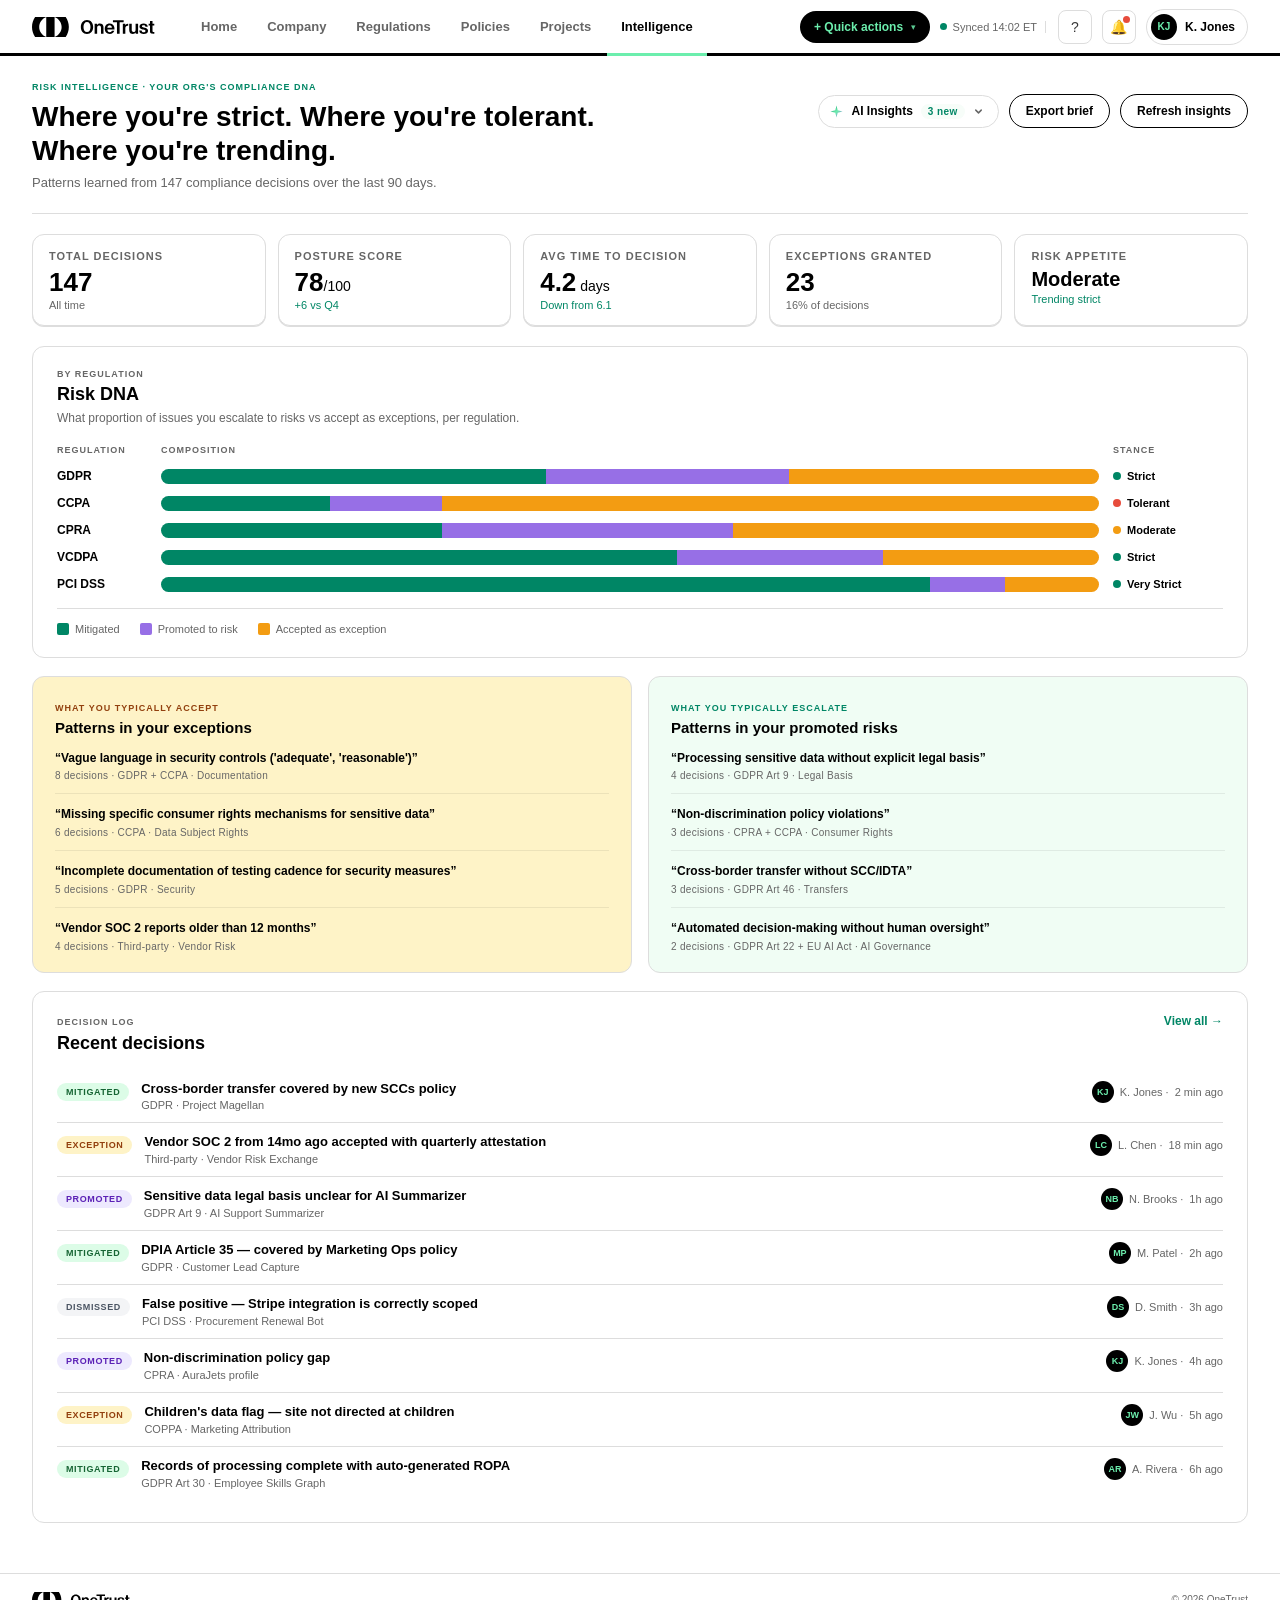
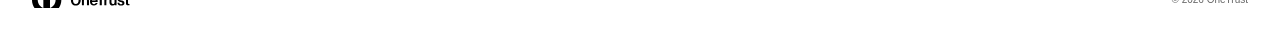
<file: intelligence.html>
<!DOCTYPE html>
<html lang="en">
<head>
  <meta charset="UTF-8">
  <meta name="viewport" content="width=device-width, initial-scale=1.0">
  <title>Intelligence · OneTrust Compliance</title>
  <link rel="stylesheet" href="styles.css">
  <style>
    /* ── Page-level layout ──────────────────────────────────────────── */
    .intel-page-header {
      display: flex;
      justify-content: space-between;
      align-items: flex-start;
      gap: 20px;
      margin-bottom: 20px;
      padding-bottom: 20px;
      border-bottom: 1px solid var(--ot-rule);
    }

    .intel-page-header .header-copy h1 {
      margin: 6px 0 6px;
      font-size: 28px;
      line-height: 1.2;
      color: var(--ot-black);
    }

    .intel-page-header .header-copy p {
      margin: 0;
      font-size: 13px;
      color: var(--ot-muted);
      line-height: 1.5;
    }

    .header-actions {
      display: flex;
      gap: 10px;
      align-items: center;
      flex-shrink: 0;
      padding-top: 18px;
    }

    .outline-button {
      border: 1px solid var(--ot-black);
      border-radius: var(--radius-pill);
      background: var(--ot-white);
      color: var(--ot-black);
      font-size: 12px;
      font-weight: 700;
      padding: 9px 16px;
      cursor: pointer;
    }

    .outline-button:hover {
      background: var(--ot-black);
      color: var(--ot-mint);
    }

    /* ── KPI row (5 compact cards) ───────────────────────────────────────── */
    .kpi-rail-5 {
      display: grid;
      grid-template-columns: repeat(5, 1fr);
      gap: 12px;
      margin-bottom: 20px;
    }

    .kpi-sm {
      border: 1px solid var(--ot-rule);
      border-radius: var(--radius-card);
      background: var(--ot-white);
      padding: 14px 16px;
      box-shadow: 0 1px 0 var(--ot-rule);
    }

    .kpi-sm .eyebrow {
      color: var(--ot-muted);
      display: block;
      margin-bottom: 6px;
    }

    .kpi-sm strong {
      display: block;
      font-size: 26px;
      line-height: 1;
      color: var(--ot-black);
      margin-bottom: 4px;
    }

    .kpi-sm span {
      display: block;
      font-size: 11px;
      color: var(--ot-muted);
    }

    .kpi-sm .trend-up   { color: var(--ot-jade); }
    .kpi-sm .trend-down { color: var(--risk-critical); }
    .kpi-sm .trend-neutral { color: var(--ot-muted); }

    /* ── Section card ───────────────────────────────────────────────────── */
    .intel-card {
      border: 1px solid var(--ot-rule);
      border-radius: var(--radius-card);
      background: var(--ot-white);
      padding: 22px 24px;
      margin-bottom: 18px;
    }

    .intel-card-header {
      display: flex;
      align-items: baseline;
      justify-content: space-between;
      margin-bottom: 4px;
    }

    .intel-card-header h2 {
      margin: 0 0 0 0;
      font-size: 18px;
      color: var(--ot-black);
    }

    .intel-card > .sub-copy {
      margin: 0 0 18px;
      font-size: 12px;
      color: var(--ot-muted);
      line-height: 1.5;
    }

    /* ── Risk DNA stacked bars ──────────────────────────────────────────── */
    .dna-table {
      display: grid;
      gap: 12px;
    }

    .dna-row {
      display: grid;
      grid-template-columns: 90px 1fr 110px;
      gap: 14px;
      align-items: center;
    }

    .dna-label {
      font-size: 12px;
      font-weight: 700;
      color: var(--ot-black);
      white-space: nowrap;
    }

    .stacked-bar {
      height: 15px;
      border-radius: var(--radius-pill);
      overflow: hidden;
      display: flex;
      background: var(--ot-track);
    }

    .seg-mitigated { background: #008665; }
    .seg-promoted  { background: #976FE6; }
    .seg-exception { background: #F39C12; }

    .dna-stance {
      display: flex;
      align-items: center;
      gap: 6px;
      font-size: 11px;
      font-weight: 700;
      color: var(--ot-black);
      white-space: nowrap;
    }

    .stance-dot {
      width: 8px;
      height: 8px;
      border-radius: 50%;
      flex-shrink: 0;
    }

    .stance-dot.green  { background: #008665; }
    .stance-dot.red    { background: var(--risk-critical); }
    .stance-dot.yellow { background: #F39C12; }

    .dna-legend {
      display: flex;
      gap: 20px;
      margin-top: 16px;
      padding-top: 14px;
      border-top: 1px solid var(--ot-rule);
    }

    .legend-item {
      display: flex;
      align-items: center;
      gap: 6px;
      font-size: 11px;
      color: var(--ot-muted);
    }

    .legend-swatch {
      width: 12px;
      height: 12px;
      border-radius: 2px;
      flex-shrink: 0;
    }

    /* ── Accept / Escalate two-column ───────────────────────────────────────────── */
    .two-col {
      display: grid;
      grid-template-columns: 1fr 1fr;
      gap: 16px;
      margin-bottom: 18px;
    }

    .tinted-card {
      border: 1px solid var(--ot-rule);
      border-radius: var(--radius-card);
      padding: 20px 22px;
    }

    .tinted-card.amber-tint { background: #FEF3C7; }
    .tinted-card.mint-tint  { background: var(--surface-tint-pol); }

    .tinted-card h3 {
      margin: 4px 0 14px;
      font-size: 15px;
      color: var(--ot-black);
    }

    .tinted-card .eyebrow { color: var(--ot-muted); }
    .tinted-card.amber-tint .eyebrow { color: #92400E; }
    .tinted-card.mint-tint .eyebrow  { color: var(--ot-jade); }

    .pattern-list {
      list-style: none;
      margin: 0;
      padding: 0;
      display: grid;
      gap: 12px;
    }

    .pattern-list li {
      padding-bottom: 12px;
      border-bottom: 1px solid rgba(0,0,0,0.07);
    }

    .pattern-list li:last-child {
      padding-bottom: 0;
      border-bottom: none;
    }

    .pattern-quote {
      font-size: 12px;
      font-weight: 700;
      color: var(--ot-black);
      line-height: 1.4;
      margin-bottom: 4px;
    }

    .pattern-meta {
      font-size: 10px;
      color: var(--ot-muted);
      letter-spacing: 0.3px;
    }

    /* ── AI Insight cards ───────────────────────────────────────────────────── */
    .insight-grid {
      display: grid;
      grid-template-columns: repeat(3, 1fr);
      gap: 14px;
      margin-bottom: 18px;
    }

    .insight-card {
      border: 1px solid var(--ot-rule);
      border-radius: var(--radius-card);
      background: var(--ot-white);
      padding: 16px 18px;
      border-left-width: 4px;
    }

    .insight-card.red    { border-left-color: var(--risk-critical); }
    .insight-card.yellow { border-left-color: #F39C12; }
    .insight-card.green  { border-left-color: var(--ot-jade); }

    .insight-card .eyebrow { display: block; margin-bottom: 6px; }
    .insight-card.red .eyebrow    { color: var(--risk-critical); }
    .insight-card.yellow .eyebrow { color: #92400E; }
    .insight-card.green .eyebrow  { color: var(--ot-jade); }

    .insight-card strong {
      display: block;
      font-size: 14px;
      color: var(--ot-black);
      line-height: 1.3;
      margin-bottom: 6px;
    }

    .insight-card p {
      margin: 0;
      font-size: 12px;
      color: var(--ot-muted);
      line-height: 1.5;
    }

    /* ── Decision feed ─────────────────────────────────────────────────────── */
    .decision-feed {
      list-style: none;
      margin: 16px 0 0;
      padding: 0;
    }

    .decision-row {
      display: flex;
      align-items: flex-start;
      gap: 12px;
      padding: 11px 0;
      border-bottom: 1px solid var(--ot-rule);
    }

    .decision-row:last-child {
      border-bottom: none;
    }

    .decision-type {
      flex-shrink: 0;
      border-radius: var(--radius-pill);
      font-size: 9px;
      font-weight: 700;
      letter-spacing: 0.6px;
      text-transform: uppercase;
      padding: 4px 9px;
      margin-top: 2px;
      white-space: nowrap;
    }

    .dt-mitigated { background: #DCFCE7; color: #166534; }
    .dt-promoted  { background: #EDE9FE; color: #5B21B6; }
    .dt-exception { background: #FEF3C7; color: #92400E; }
    .dt-dismissed { background: #F3F4F6; color: #4B5563; }

    .decision-body {
      flex: 1;
      min-width: 0;
    }

    .decision-title {
      font-size: 13px;
      font-weight: 700;
      color: var(--ot-black);
      line-height: 1.3;
      margin-bottom: 2px;
      white-space: nowrap;
      overflow: hidden;
      text-overflow: ellipsis;
    }

    .decision-sub {
      font-size: 11px;
      color: var(--ot-muted);
    }

    .decision-actor {
      flex-shrink: 0;
      display: flex;
      align-items: center;
      gap: 6px;
      font-size: 11px;
      color: var(--ot-muted);
      white-space: nowrap;
    }

    .decision-actor .avatar {
      width: 22px;
      height: 22px;
      font-size: 9px;
    }

    /* ── Feed section card ───────────────────────────────────────────────────── */
    .feed-header {
      display: flex;
      align-items: baseline;
      justify-content: space-between;
      margin-bottom: 0;
    }

    .feed-header h2 {
      margin: 4px 0 0;
      font-size: 18px;
      color: var(--ot-black);
    }

    .view-all-link {
      font-size: 12px;
      font-weight: 700;
      color: var(--ot-jade);
      text-decoration: none;
    }

    .view-all-link:hover { text-decoration: underline; }

    @media (max-width: 1100px) {
      .kpi-rail-5 { grid-template-columns: repeat(3, 1fr); }
      .insight-grid { grid-template-columns: 1fr 1fr; }
    }

    @media (max-width: 800px) {
      .kpi-rail-5 { grid-template-columns: repeat(2, 1fr); }
      .two-col { grid-template-columns: 1fr; }
      .insight-grid { grid-template-columns: 1fr; }
      .dna-row { grid-template-columns: 72px 1fr 90px; }
      .intel-page-header { flex-direction: column; gap: 12px; }
    }
  </style>
</head>
<body>
  <header class="top-bar">
    <a class="brand" href="index.html" aria-label="OneTrust">
      <img src="assets/onetrust-logo.svg" alt="OneTrust">
    </a>
    <nav class="nav-tabs" aria-label="Primary">
      <a href="index.html">Home</a>
      <a href="company.html">Company</a>
      <a href="regulations.html">Regulations</a>
      <a href="policies.html">Policies</a>
      <a href="projects.html">Projects</a>
      <a href="intelligence.html" class="active">Intelligence</a>
    </nav>
    <div class="top-actions">
      <details class="quick-actions">
        <summary>+ Quick actions</summary>
        <div class="quick-actions-menu">
          <a href="policies.html"><span class="qa-glyph">📜</span><span class="qa-text"><span class="qa-label">Draft policy</span><span class="qa-desc">Start from a regulation article or blank canvas</span></span></a>
          <a href="#"><span class="qa-glyph">+</span><span class="qa-text"><span class="qa-label">New business process</span><span class="qa-desc">Register a process for compliance mapping</span></span></a>
          <a href="#"><span class="qa-glyph">⊕</span><span class="qa-text"><span class="qa-label">Run validation</span><span class="qa-desc">Trigger a fresh AI scan</span></span></a>
          <a href="#"><span class="qa-glyph">◷</span><span class="qa-text"><span class="qa-label">Generate audit memo</span><span class="qa-desc">Compile locked packets into a Q2 memo</span></span></a>
          <a href="#"><span class="qa-glyph">✓</span><span class="qa-text"><span class="qa-label">Review pending exceptions</span><span class="qa-desc">4 awaiting your decision</span></span></a>
        </div>
      </details>
      <div class="sync-badge" aria-live="polite">
        <span class="sync-dot"></span>
        <span>Synced 14:02 ET</span>
      </div>
      <button class="icon-button" type="button" aria-label="Help" title="Help">?</button>
      <button class="icon-button" type="button" aria-label="Notifications" title="Notifications">
        <span class="notif-dot"></span>
        &#x1F514;
      </button>
      <button class="user-chip" type="button" aria-label="Account menu">
        <span class="avatar">KJ</span>
        <span>K. Jones</span>
      </button>
    </div>
  </header>

  <main class="page">

    <!-- ── 1. Page header ────────────────────────────────────────────────────── -->
    <div class="intel-page-header">
      <div class="header-copy">
        <span class="eyebrow mint-text">RISK INTELLIGENCE · YOUR ORG'S COMPLIANCE DNA</span>
        <h1>Where you're strict. Where you're tolerant.<br>Where you're trending.</h1>
        <p>Patterns learned from 147 compliance decisions over the last 90 days.</p>
      </div>
      <div class="header-actions">
        <button class="ai-insights-toggle" type="button" aria-expanded="false" aria-controls="ai-panel-intel">
          <span class="ai-border-glow" aria-hidden="true"></span>
          <svg class="ai-orb" viewBox="0 0 14 14" aria-hidden="true"><defs><linearGradient id="aiGrad" x1="0" y1="0" x2="14" y2="14" gradientUnits="userSpaceOnUse"><stop offset="0%" stop-color="#008665"/><stop offset="50%" stop-color="#6CEEAD"/><stop offset="100%" stop-color="#976FE6"/></linearGradient></defs><path d="M7 0.5 L8.3 5.7 L13.5 7 L8.3 8.3 L7 13.5 L5.7 8.3 L0.5 7 L5.7 5.7 Z" fill="url(#aiGrad)"/></svg>
          <span>AI Insights</span>
          <span class="ai-toggle-count">3 new</span>
          <svg class="ai-toggle-chevron" viewBox="0 0 12 12" aria-hidden="true"><path d="M3 4.5L6 7.5L9 4.5" stroke="currentColor" stroke-width="1.6" fill="none" stroke-linecap="round" stroke-linejoin="round"/></svg>
        </button>
        <button class="outline-button" type="button">Export brief</button>
        <button class="outline-button" type="button">Refresh insights</button>
      </div>
    </div>

    <!-- AI Insights Panel -->
    <div class="ai-insights-panel" id="ai-panel-intel" data-state="closed">
        <div class="ai-insights-strip">
          <article class="ai-insight-card tone-rising">
            <span class="ai-tag">↑ Rising</span>
            <strong>Automated decision risks accelerating</strong>
            <p>3 new GDPR Art. 22 issues in the last 30 days — your fastest-growing risk domain.</p>
            <a href="#" class="ai-link">Open patterns →</a>
          </article>
          <article class="ai-insight-card tone-attention">
            <span class="ai-tag">⚠ Attention</span>
            <strong>Exception rate up 40% this quarter</strong>
            <p>Mostly clustered around vendor SOC 2 freshness. Consider tightening intake criteria.</p>
            <a href="#" class="ai-link">Review exceptions →</a>
          </article>
          <article class="ai-insight-card tone-strong">
            <span class="ai-tag">✓ Strong</span>
            <strong>Payment security is your fastest-resolved area</strong>
            <p>Average mitigation time 5 days for PCI DSS — strongest velocity across all regulations.</p>
            <a href="#" class="ai-link">View velocity →</a>
          </article>
        </div>
        <p class="ai-insights-meta">Refreshed 12 min ago</p>
    </div>

    <!-- ── 2. KPI stat row (5 cards) ───────────────────────────────────────────── -->
    <div class="kpi-rail-5" role="list" aria-label="Key metrics">

      <div class="kpi-sm" role="listitem">
        <span class="eyebrow">TOTAL DECISIONS</span>
        <strong>147</strong>
        <span class="trend-neutral">All time</span>
      </div>

      <div class="kpi-sm" role="listitem">
        <span class="eyebrow">POSTURE SCORE</span>
        <strong>78<small style="font-size:14px;font-weight:400;">/100</small></strong>
        <span class="trend-up">+6 vs Q4</span>
      </div>

      <div class="kpi-sm" role="listitem">
        <span class="eyebrow">AVG TIME TO DECISION</span>
        <strong>4.2<small style="font-size:14px;font-weight:400;"> days</small></strong>
        <span class="trend-up">Down from 6.1</span>
      </div>

      <div class="kpi-sm" role="listitem">
        <span class="eyebrow">EXCEPTIONS GRANTED</span>
        <strong>23</strong>
        <span class="trend-neutral">16% of decisions</span>
      </div>

      <div class="kpi-sm" role="listitem">
        <span class="eyebrow">RISK APPETITE</span>
        <strong style="font-size:20px;margin-top:4px;">Moderate</strong>
        <span class="trend-up">Trending strict</span>
      </div>

    </div>

    <!-- ── 3. Risk DNA stacked bar chart ────────────────────────────────────────── -->
    <div class="intel-card">
      <div class="intel-card-header">
        <div>
          <span class="eyebrow" style="color:var(--ot-muted);display:block;margin-bottom:3px;">BY REGULATION</span>
          <h2>Risk DNA</h2>
        </div>
      </div>
      <p class="sub-copy">What proportion of issues you escalate to risks vs accept as exceptions, per regulation.</p>

      <div class="dna-table" role="table" aria-label="Risk DNA by regulation">

        <div class="dna-row" role="row" aria-hidden="true" style="margin-bottom:2px;">
          <div class="dna-label" style="font-size:9px;color:var(--ot-muted);font-weight:700;letter-spacing:1px;text-transform:uppercase;" role="columnheader">Regulation</div>
          <div style="font-size:9px;color:var(--ot-muted);font-weight:700;letter-spacing:1px;text-transform:uppercase;" role="columnheader">Composition</div>
          <div style="font-size:9px;color:var(--ot-muted);font-weight:700;letter-spacing:1px;text-transform:uppercase;" role="columnheader">Stance</div>
        </div>

        <div class="dna-row" role="row">
          <div class="dna-label" role="cell">GDPR</div>
          <div role="cell" aria-label="41% mitigated, 26% promoted, 33% exception">
            <div class="stacked-bar">
              <div class="seg-mitigated" style="width:41%;" title="Mitigated 41%"></div>
              <div class="seg-promoted"  style="width:26%;" title="Promoted 26%"></div>
              <div class="seg-exception" style="width:33%;" title="Exception 33%"></div>
            </div>
          </div>
          <div class="dna-stance" role="cell">
            <span class="stance-dot green"></span>
            Strict
          </div>
        </div>

        <div class="dna-row" role="row">
          <div class="dna-label" role="cell">CCPA</div>
          <div role="cell" aria-label="18% mitigated, 12% promoted, 70% exception">
            <div class="stacked-bar">
              <div class="seg-mitigated" style="width:18%;" title="Mitigated 18%"></div>
              <div class="seg-promoted"  style="width:12%;" title="Promoted 12%"></div>
              <div class="seg-exception" style="width:70%;" title="Exception 70%"></div>
            </div>
          </div>
          <div class="dna-stance" role="cell">
            <span class="stance-dot red"></span>
            Tolerant
          </div>
        </div>

        <div class="dna-row" role="row">
          <div class="dna-label" role="cell">CPRA</div>
          <div role="cell" aria-label="30% mitigated, 31% promoted, 39% exception">
            <div class="stacked-bar">
              <div class="seg-mitigated" style="width:30%;" title="Mitigated 30%"></div>
              <div class="seg-promoted"  style="width:31%;" title="Promoted 31%"></div>
              <div class="seg-exception" style="width:39%;" title="Exception 39%"></div>
            </div>
          </div>
          <div class="dna-stance" role="cell">
            <span class="stance-dot yellow"></span>
            Moderate
          </div>
        </div>

        <div class="dna-row" role="row">
          <div class="dna-label" role="cell">VCDPA</div>
          <div role="cell" aria-label="55% mitigated, 22% promoted, 23% exception">
            <div class="stacked-bar">
              <div class="seg-mitigated" style="width:55%;" title="Mitigated 55%"></div>
              <div class="seg-promoted"  style="width:22%;" title="Promoted 22%"></div>
              <div class="seg-exception" style="width:23%;" title="Exception 23%"></div>
            </div>
          </div>
          <div class="dna-stance" role="cell">
            <span class="stance-dot green"></span>
            Strict
          </div>
        </div>

        <div class="dna-row" role="row">
          <div class="dna-label" role="cell">PCI DSS</div>
          <div role="cell" aria-label="82% mitigated, 8% promoted, 10% exception">
            <div class="stacked-bar">
              <div class="seg-mitigated" style="width:82%;" title="Mitigated 82%"></div>
              <div class="seg-promoted"  style="width:8%;"  title="Promoted 8%"></div>
              <div class="seg-exception" style="width:10%;" title="Exception 10%"></div>
            </div>
          </div>
          <div class="dna-stance" role="cell">
            <span class="stance-dot green"></span>
            Very Strict
          </div>
        </div>

      </div>

      <div class="dna-legend" aria-label="Chart legend">
        <div class="legend-item">
          <span class="legend-swatch seg-mitigated"></span>
          Mitigated
        </div>
        <div class="legend-item">
          <span class="legend-swatch seg-promoted"></span>
          Promoted to risk
        </div>
        <div class="legend-item">
          <span class="legend-swatch seg-exception"></span>
          Accepted as exception
        </div>
      </div>
    </div>

    <!-- ── 4. Accept / Escalate two-column ─────────────────────────────────────────── -->
    <div class="two-col">

      <div class="tinted-card amber-tint">
        <span class="eyebrow">WHAT YOU TYPICALLY ACCEPT</span>
        <h3>Patterns in your exceptions</h3>
        <ul class="pattern-list">
          <li>
            <div class="pattern-quote">“Vague language in security controls ('adequate', 'reasonable')”</div>
            <div class="pattern-meta">8 decisions · GDPR + CCPA · Documentation</div>
          </li>
          <li>
            <div class="pattern-quote">“Missing specific consumer rights mechanisms for sensitive data”</div>
            <div class="pattern-meta">6 decisions · CCPA · Data Subject Rights</div>
          </li>
          <li>
            <div class="pattern-quote">“Incomplete documentation of testing cadence for security measures”</div>
            <div class="pattern-meta">5 decisions · GDPR · Security</div>
          </li>
          <li>
            <div class="pattern-quote">“Vendor SOC 2 reports older than 12 months”</div>
            <div class="pattern-meta">4 decisions · Third-party · Vendor Risk</div>
          </li>
        </ul>
      </div>

      <div class="tinted-card mint-tint">
        <span class="eyebrow">WHAT YOU TYPICALLY ESCALATE</span>
        <h3>Patterns in your promoted risks</h3>
        <ul class="pattern-list">
          <li>
            <div class="pattern-quote">“Processing sensitive data without explicit legal basis”</div>
            <div class="pattern-meta">4 decisions · GDPR Art 9 · Legal Basis</div>
          </li>
          <li>
            <div class="pattern-quote">“Non-discrimination policy violations”</div>
            <div class="pattern-meta">3 decisions · CPRA + CCPA · Consumer Rights</div>
          </li>
          <li>
            <div class="pattern-quote">“Cross-border transfer without SCC/IDTA”</div>
            <div class="pattern-meta">3 decisions · GDPR Art 46 · Transfers</div>
          </li>
          <li>
            <div class="pattern-quote">“Automated decision-making without human oversight”</div>
            <div class="pattern-meta">2 decisions · GDPR Art 22 + EU AI Act · AI Governance</div>
          </li>
        </ul>
      </div>

    </div>

    <!-- ── 5. Decision feed ─────────────────────────────────────────────────────────── -->
    <div class="intel-card">
      <div class="feed-header">
        <div>
          <span class="eyebrow" style="color:var(--ot-muted);display:block;margin-bottom:3px;">DECISION LOG</span>
          <h2>Recent decisions</h2>
        </div>
        <a href="#" class="view-all-link" aria-label="View all decisions">View all &rarr;</a>
      </div>

      <ul class="decision-feed" aria-label="Recent decision log">

        <li class="decision-row">
          <span class="decision-type dt-mitigated" aria-label="Decision type: Mitigated">MITIGATED</span>
          <div class="decision-body">
            <div class="decision-title">Cross-border transfer covered by new SCCs policy</div>
            <div class="decision-sub">GDPR &middot; Project Magellan</div>
          </div>
          <div class="decision-actor">
            <span class="avatar" aria-hidden="true">KJ</span>
            K. Jones &middot; <time datetime="PT2M">2 min ago</time>
          </div>
        </li>

        <li class="decision-row">
          <span class="decision-type dt-exception" aria-label="Decision type: Exception">EXCEPTION</span>
          <div class="decision-body">
            <div class="decision-title">Vendor SOC 2 from 14mo ago accepted with quarterly attestation</div>
            <div class="decision-sub">Third-party &middot; Vendor Risk Exchange</div>
          </div>
          <div class="decision-actor">
            <span class="avatar" aria-hidden="true">LC</span>
            L. Chen &middot; <time datetime="PT18M">18 min ago</time>
          </div>
        </li>

        <li class="decision-row">
          <span class="decision-type dt-promoted" aria-label="Decision type: Promoted">PROMOTED</span>
          <div class="decision-body">
            <div class="decision-title">Sensitive data legal basis unclear for AI Summarizer</div>
            <div class="decision-sub">GDPR Art 9 &middot; AI Support Summarizer</div>
          </div>
          <div class="decision-actor">
            <span class="avatar" aria-hidden="true">NB</span>
            N. Brooks &middot; <time datetime="PT1H">1h ago</time>
          </div>
        </li>

        <li class="decision-row">
          <span class="decision-type dt-mitigated" aria-label="Decision type: Mitigated">MITIGATED</span>
          <div class="decision-body">
            <div class="decision-title">DPIA Article 35 — covered by Marketing Ops policy</div>
            <div class="decision-sub">GDPR &middot; Customer Lead Capture</div>
          </div>
          <div class="decision-actor">
            <span class="avatar" aria-hidden="true">MP</span>
            M. Patel &middot; <time datetime="PT2H">2h ago</time>
          </div>
        </li>

        <li class="decision-row">
          <span class="decision-type dt-dismissed" aria-label="Decision type: Dismissed">DISMISSED</span>
          <div class="decision-body">
            <div class="decision-title">False positive — Stripe integration is correctly scoped</div>
            <div class="decision-sub">PCI DSS &middot; Procurement Renewal Bot</div>
          </div>
          <div class="decision-actor">
            <span class="avatar" aria-hidden="true">DS</span>
            D. Smith &middot; <time datetime="PT3H">3h ago</time>
          </div>
        </li>

        <li class="decision-row">
          <span class="decision-type dt-promoted" aria-label="Decision type: Promoted">PROMOTED</span>
          <div class="decision-body">
            <div class="decision-title">Non-discrimination policy gap</div>
            <div class="decision-sub">CPRA &middot; AuraJets profile</div>
          </div>
          <div class="decision-actor">
            <span class="avatar" aria-hidden="true">KJ</span>
            K. Jones &middot; <time datetime="PT4H">4h ago</time>
          </div>
        </li>

        <li class="decision-row">
          <span class="decision-type dt-exception" aria-label="Decision type: Exception">EXCEPTION</span>
          <div class="decision-body">
            <div class="decision-title">Children's data flag — site not directed at children</div>
            <div class="decision-sub">COPPA &middot; Marketing Attribution</div>
          </div>
          <div class="decision-actor">
            <span class="avatar" aria-hidden="true">JW</span>
            J. Wu &middot; <time datetime="PT5H">5h ago</time>
          </div>
        </li>

        <li class="decision-row">
          <span class="decision-type dt-mitigated" aria-label="Decision type: Mitigated">MITIGATED</span>
          <div class="decision-body">
            <div class="decision-title">Records of processing complete with auto-generated ROPA</div>
            <div class="decision-sub">GDPR Art 30 &middot; Employee Skills Graph</div>
          </div>
          <div class="decision-actor">
            <span class="avatar" aria-hidden="true">AR</span>
            A. Rivera &middot; <time datetime="PT6H">6h ago</time>
          </div>
        </li>

      </ul>
    </div>

  </main>

  <footer class="footer">
    <img src="assets/onetrust-logo.svg" alt="OneTrust">
    <span>&copy; 2026 OneTrust</span>
  </footer>

  <script src="ai-insights.js"></script>
</body>
</html>
</file>
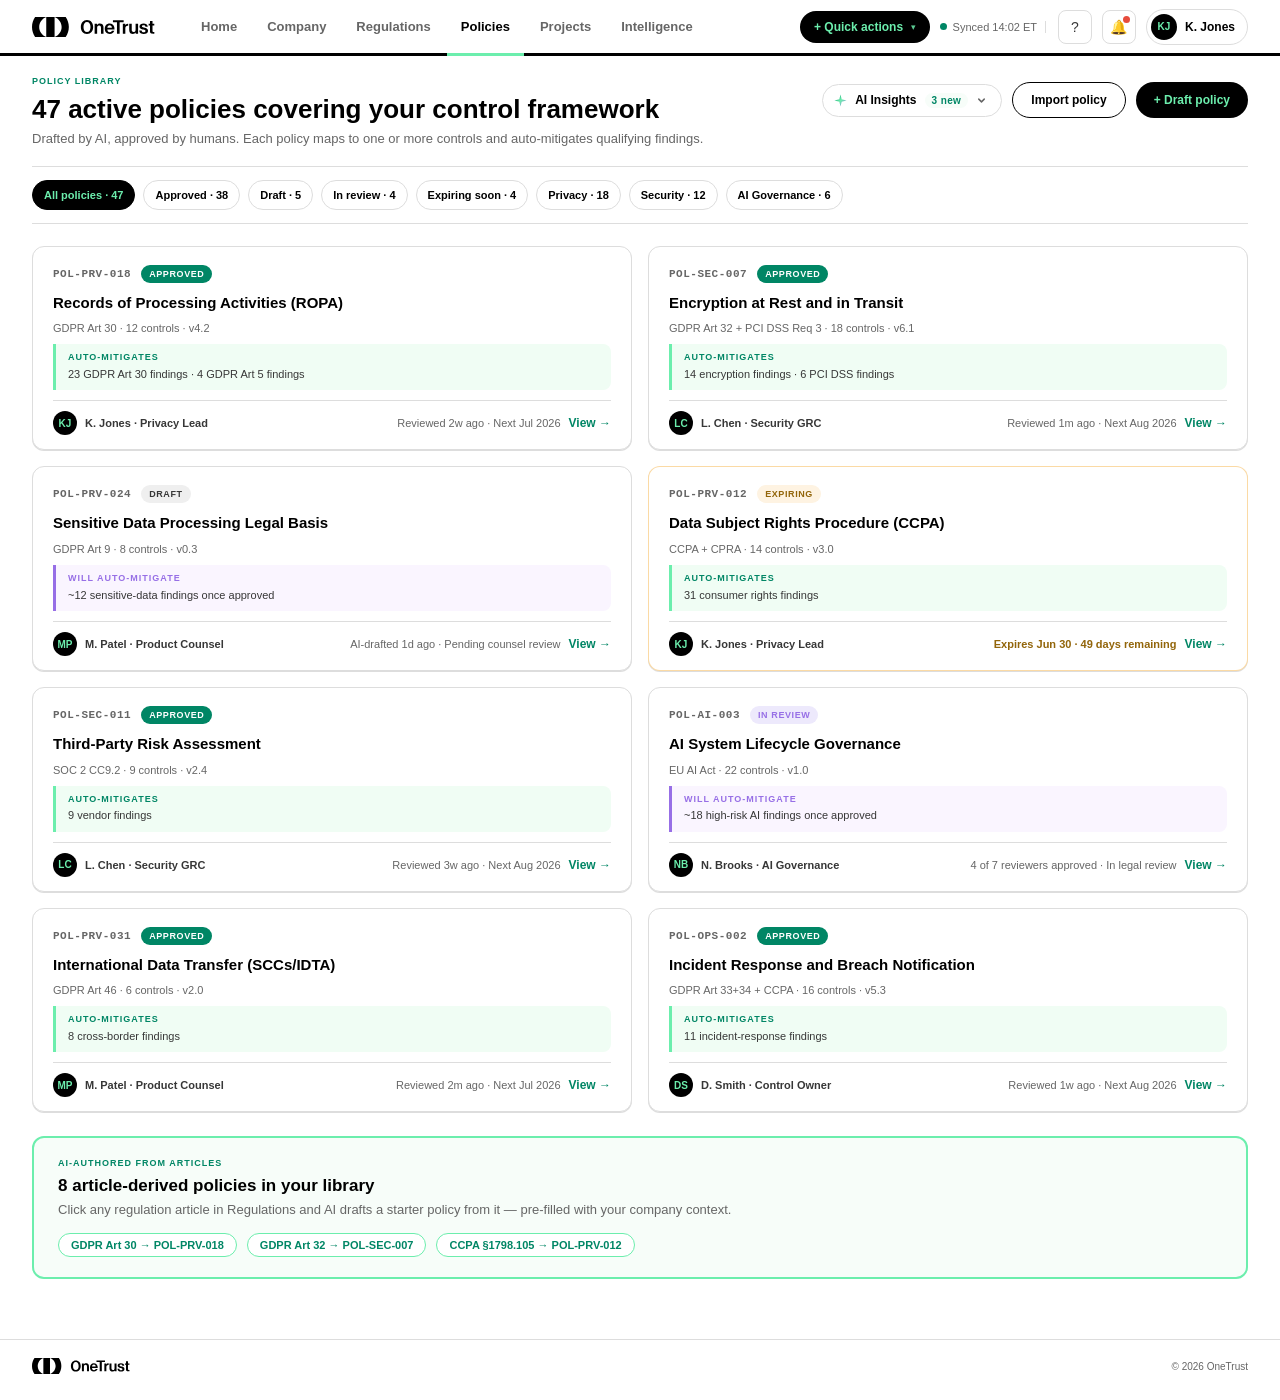
<file: policies.html>
<!DOCTYPE html>
<html lang="en">
<head>
  <meta charset="UTF-8">
  <meta name="viewport" content="width=device-width, initial-scale=1.0">
  <title>Policies · OneTrust Compliance</title>
  <link rel="stylesheet" href="styles.css">
  <style>
    /* ── Page header ── */
    .page-header {
      display: flex;
      align-items: flex-start;
      justify-content: space-between;
      gap: 20px;
      margin-bottom: 20px;
    }
    .page-header-left { flex: 1; }
    .page-header-left .eyebrow {
      color: var(--ot-jade);
      display: block;
      margin-bottom: 6px;
    }
    .page-header-left h1 {
      margin: 0 0 6px;
      font-size: 26px;
      font-weight: 700;
      color: var(--ot-black);
      line-height: 1.2;
    }
    .page-header-left p {
      margin: 0;
      font-size: 13px;
      color: var(--ot-muted);
    }
    .page-header-actions {
      display: flex;
      gap: 10px;
      align-items: center;
      flex-shrink: 0;
      padding-top: 6px;
    }
    .outlined-button {
      border: 1.5px solid var(--ot-black);
      border-radius: var(--radius-pill);
      background: var(--ot-white);
      color: var(--ot-black);
      font-weight: 700;
      font-size: 12px;
      padding: 10px 18px;
    }

    /* ── Filter bar ── */
    .reg-filter-bar {
      border-top: 1px solid var(--ot-rule);
      border-bottom: 1px solid var(--ot-rule);
      padding: 10px 0;
      margin-bottom: 22px;
    }

    /* ── Policy cards grid ── */
    .pol-grid {
      display: grid;
      grid-template-columns: repeat(2, 1fr);
      gap: 16px;
      margin-bottom: 24px;
    }

    .pol-card {
      border: 1px solid var(--ot-rule);
      border-radius: var(--radius-card);
      background: var(--ot-white);
      padding: 18px 20px 14px;
      box-shadow: 0 1px 0 var(--ot-rule);
      display: flex;
      flex-direction: column;
      gap: 10px;
    }

    /* Expiring card border accent */
    .pol-card.card-expiring {
      border-color: #F39C1260;
    }

    /* Draft card border accent */
    .pol-card.card-draft {
      border-color: var(--ot-rule);
    }

    .pol-card-top {
      display: flex;
      align-items: center;
      gap: 10px;
    }

    .pol-id {
      font-size: 11px;
      font-weight: 700;
      letter-spacing: 0.5px;
      color: var(--ot-muted);
      font-family: 'Courier New', monospace;
    }

    /* Status pills */
    .pol-status {
      border-radius: var(--radius-pill);
      font-size: 9px;
      font-weight: 700;
      letter-spacing: 0.6px;
      text-transform: uppercase;
      padding: 4px 8px;
    }
    .status-approved {
      background: var(--ot-jade);
      color: var(--ot-white);
    }
    .status-draft {
      background: #EFEFEF;
      color: var(--ot-body);
    }
    .status-in-review {
      background: #EDE9FC;
      color: var(--ot-purple);
    }
    .status-expiring {
      background: #FEF3E2;
      color: #92650A;
    }

    .pol-title {
      margin: 0;
      font-size: 15px;
      font-weight: 700;
      color: var(--ot-black);
      line-height: 1.3;
    }

    .pol-meta {
      margin: 0;
      font-size: 11px;
      color: var(--ot-muted);
    }

    /* Mitigation callout */
    .pol-mitigates {
      background: var(--surface-tint-pol);
      border-left: 3px solid var(--ot-mint);
      border-radius: 0 8px 8px 0;
      padding: 8px 12px;
    }
    .pol-mitigates .eyebrow {
      color: var(--ot-jade);
      display: block;
      margin-bottom: 3px;
    }
    .pol-mitigates p {
      margin: 0;
      font-size: 11px;
      color: var(--ot-body);
      line-height: 1.4;
    }

    /* Draft / pending mitigation — subtle */
    .pol-mitigates.mitigates-pending {
      background: #FAF5FF;
      border-left-color: var(--ot-purple);
    }
    .pol-mitigates.mitigates-pending .eyebrow { color: var(--ot-purple); }

    /* Card footer */
    .pol-footer {
      display: flex;
      align-items: center;
      gap: 8px;
      border-top: 1px solid var(--ot-rule);
      padding-top: 10px;
      flex-wrap: wrap;
    }
    .pol-owner {
      font-size: 11px;
      font-weight: 700;
      color: var(--ot-body);
      flex: 1;
      min-width: 0;
    }
    .pol-review {
      font-size: 11px;
      color: var(--ot-muted);
      white-space: nowrap;
    }
    .pol-view {
      font-size: 12px;
      font-weight: 700;
      color: var(--ot-jade);
      text-decoration: none;
      white-space: nowrap;
      margin-left: auto;
    }
    .pol-view:hover { text-decoration: underline; }

    /* Expiring urgency on review text */
    .pol-review.review-expiring {
      color: #92650A;
      font-weight: 700;
    }

    /* ── AI-authored callout ── */
    .ai-authored-callout {
      background: var(--surface-bottom-mint);
      border: 2px solid var(--ot-mint);
      border-radius: var(--radius-card);
      padding: 20px 24px;
      margin-bottom: 28px;
    }
    .ai-authored-callout .eyebrow {
      color: var(--ot-jade);
      display: block;
      margin-bottom: 6px;
    }
    .ai-authored-callout h2 {
      margin: 0 0 4px;
      font-size: 17px;
      font-weight: 700;
      color: var(--ot-black);
    }
    .ai-authored-callout p {
      margin: 0 0 14px;
      font-size: 13px;
      color: var(--ot-muted);
      line-height: 1.5;
    }
    .article-mappings {
      display: flex;
      gap: 10px;
      flex-wrap: wrap;
    }
    .article-mapping {
      border: 1px solid var(--ot-mint);
      border-radius: var(--radius-pill);
      background: var(--ot-white);
      padding: 5px 12px;
      font-size: 11px;
      font-weight: 700;
      color: var(--ot-jade);
      white-space: nowrap;
    }

    @media (max-width: 1100px) {
      .pol-grid { grid-template-columns: 1fr; }
    }
  </style>
</head>
<body>
  <header class="top-bar">
    <a class="brand" href="index.html" aria-label="OneTrust">
      <img src="assets/onetrust-logo.svg" alt="OneTrust">
    </a>
    <nav class="nav-tabs" aria-label="Primary">
      <a href="index.html">Home</a>
      <a href="company.html">Company</a>
      <a href="regulations.html">Regulations</a>
      <a href="policies.html" class="active">Policies</a>
      <a href="projects.html">Projects</a>
      <a href="intelligence.html">Intelligence</a>
    </nav>
    <div class="top-actions">
      <details class="quick-actions">
        <summary>+ Quick actions</summary>
        <div class="quick-actions-menu">
          <a href="#"><span class="qa-glyph">📜</span><span class="qa-text"><span class="qa-label">Draft policy</span><span class="qa-desc">Start from a regulation article or blank canvas</span></span></a>
          <a href="#"><span class="qa-glyph">+</span><span class="qa-text"><span class="qa-label">New business process</span><span class="qa-desc">Register a process for compliance mapping</span></span></a>
          <a href="#"><span class="qa-glyph">⊕</span><span class="qa-text"><span class="qa-label">Run validation</span><span class="qa-desc">Trigger a fresh AI scan</span></span></a>
          <a href="#"><span class="qa-glyph">◷</span><span class="qa-text"><span class="qa-label">Generate audit memo</span><span class="qa-desc">Compile locked packets into a Q2 memo</span></span></a>
          <a href="#"><span class="qa-glyph">✓</span><span class="qa-text"><span class="qa-label">Review pending exceptions</span><span class="qa-desc">4 awaiting your decision</span></span></a>
        </div>
      </details>
      <div class="sync-badge" aria-live="polite">
        <span class="sync-dot"></span>
        <span>Synced 14:02 ET</span>
      </div>
      <button class="icon-button" type="button" aria-label="Help" title="Help">?</button>
      <button class="icon-button" type="button" aria-label="Notifications" title="Notifications">
        <span class="notif-dot"></span>
        &#x1F514;
      </button>
      <button class="user-chip" type="button" aria-label="Account menu">
        <span class="avatar">KJ</span>
        <span>K. Jones</span>
      </button>
    </div>
  </header>

  <main class="page">

    <!-- 1. Page header -->
    <div class="page-header">
      <div class="page-header-left">
        <span class="eyebrow">Policy Library</span>
        <h1>47 active policies covering your control framework</h1>
        <p>Drafted by AI, approved by humans. Each policy maps to one or more controls and auto-mitigates qualifying findings.</p>
      </div>
      <div class="page-header-actions">
        <button class="ai-insights-toggle" type="button" aria-expanded="false" aria-controls="ai-panel-policies">
          <span class="ai-border-glow" aria-hidden="true"></span>
          <svg class="ai-orb" viewBox="0 0 14 14" aria-hidden="true"><defs><linearGradient id="aiGrad" x1="0" y1="0" x2="14" y2="14" gradientUnits="userSpaceOnUse"><stop offset="0%" stop-color="#008665"/><stop offset="50%" stop-color="#6CEEAD"/><stop offset="100%" stop-color="#976FE6"/></linearGradient></defs><path d="M7 0.5 L8.3 5.7 L13.5 7 L8.3 8.3 L7 13.5 L5.7 8.3 L0.5 7 L5.7 5.7 Z" fill="url(#aiGrad)"/></svg>
          <span>AI Insights</span>
          <span class="ai-toggle-count">3 new</span>
          <svg class="ai-toggle-chevron" viewBox="0 0 12 12" aria-hidden="true"><path d="M3 4.5L6 7.5L9 4.5" stroke="currentColor" stroke-width="1.6" fill="none" stroke-linecap="round" stroke-linejoin="round"/></svg>
        </button>
        <button class="outlined-button" type="button">Import policy</button>
        <button class="primary-button" type="button">+ Draft policy</button>
      </div>
    </div>

    <!-- AI Insights Panel -->
    <div class="ai-insights-panel" id="ai-panel-policies" data-state="closed">
      <div class="ai-insights-strip">
        <article class="ai-insight-card tone-attention">
          <span class="ai-tag">⚠ Coverage gap</span>
          <strong>POL-PRV-012 expires in 49 days</strong>
          <p>Data Subject Rights Procedure (CCPA) — renewal not scheduled. Blocks your Q3 audit packet if not refreshed by Jun 30.</p>
          <a href="#" class="ai-link">Schedule review →</a>
        </article>
        <article class="ai-insight-card tone-info">
          <span class="ai-tag">✦ AI draft ready</span>
          <strong>GDPR Art 9 sensitive-data policy drafted</strong>
          <p>Drafted from your last 3 approved sensitive-data policies. M. Patel pending counsel review.</p>
          <a href="#" class="ai-link">Review draft →</a>
        </article>
        <article class="ai-insight-card tone-strong">
          <span class="ai-tag">✓ Coverage strong</span>
          <strong>92% of incoming findings auto-mitigated</strong>
          <p>When your policies match a finding, AI auto-resolves it without opening a card. Saved ~38 hours this month.</p>
          <a href="#" class="ai-link">View matches →</a>
        </article>
      </div>
      <p class="ai-insights-meta">Refreshed 5 min ago</p>
    </div>

    <!-- 2. Filter chip row -->
    <div class="reg-filter-bar">
      <div class="chips">
        <button class="chip active" type="button">All policies · 47</button>
        <button class="chip" type="button">Approved · 38</button>
        <button class="chip" type="button">Draft · 5</button>
        <button class="chip" type="button">In review · 4</button>
        <button class="chip" type="button">Expiring soon · 4</button>
        <button class="chip" type="button">Privacy · 18</button>
        <button class="chip" type="button">Security · 12</button>
        <button class="chip" type="button">AI Governance · 6</button>
      </div>
    </div>

    <!-- 3. Policy cards grid -->
    <div class="pol-grid">

      <!-- Card 1: POL-PRV-018 -->
      <div class="pol-card">
        <div class="pol-card-top">
          <span class="pol-id">POL-PRV-018</span>
          <span class="pol-status status-approved">Approved</span>
        </div>
        <h3 class="pol-title">Records of Processing Activities (ROPA)</h3>
        <p class="pol-meta">GDPR Art 30 · 12 controls · v4.2</p>
        <div class="pol-mitigates">
          <span class="eyebrow">Auto-Mitigates</span>
          <p>23 GDPR Art 30 findings · 4 GDPR Art 5 findings</p>
        </div>
        <div class="pol-footer">
          <span class="avatar">KJ</span>
          <span class="pol-owner">K. Jones · Privacy Lead</span>
          <span class="pol-review">Reviewed 2w ago · Next Jul 2026</span>
          <a href="#" class="pol-view">View →</a>
        </div>
      </div>

      <!-- Card 2: POL-SEC-007 -->
      <div class="pol-card">
        <div class="pol-card-top">
          <span class="pol-id">POL-SEC-007</span>
          <span class="pol-status status-approved">Approved</span>
        </div>
        <h3 class="pol-title">Encryption at Rest and in Transit</h3>
        <p class="pol-meta">GDPR Art 32 + PCI DSS Req 3 · 18 controls · v6.1</p>
        <div class="pol-mitigates">
          <span class="eyebrow">Auto-Mitigates</span>
          <p>14 encryption findings · 6 PCI DSS findings</p>
        </div>
        <div class="pol-footer">
          <span class="avatar">LC</span>
          <span class="pol-owner">L. Chen · Security GRC</span>
          <span class="pol-review">Reviewed 1m ago · Next Aug 2026</span>
          <a href="#" class="pol-view">View →</a>
        </div>
      </div>

      <!-- Card 3: POL-PRV-024 -->
      <div class="pol-card card-draft">
        <div class="pol-card-top">
          <span class="pol-id">POL-PRV-024</span>
          <span class="pol-status status-draft">Draft</span>
        </div>
        <h3 class="pol-title">Sensitive Data Processing Legal Basis</h3>
        <p class="pol-meta">GDPR Art 9 · 8 controls · v0.3</p>
        <div class="pol-mitigates mitigates-pending">
          <span class="eyebrow">Will Auto-Mitigate</span>
          <p>~12 sensitive-data findings once approved</p>
        </div>
        <div class="pol-footer">
          <span class="avatar">MP</span>
          <span class="pol-owner">M. Patel · Product Counsel</span>
          <span class="pol-review">AI-drafted 1d ago · Pending counsel review</span>
          <a href="#" class="pol-view">View →</a>
        </div>
      </div>

      <!-- Card 4: POL-PRV-012 -->
      <div class="pol-card card-expiring">
        <div class="pol-card-top">
          <span class="pol-id">POL-PRV-012</span>
          <span class="pol-status status-expiring">Expiring</span>
        </div>
        <h3 class="pol-title">Data Subject Rights Procedure (CCPA)</h3>
        <p class="pol-meta">CCPA + CPRA · 14 controls · v3.0</p>
        <div class="pol-mitigates">
          <span class="eyebrow">Auto-Mitigates</span>
          <p>31 consumer rights findings</p>
        </div>
        <div class="pol-footer">
          <span class="avatar">KJ</span>
          <span class="pol-owner">K. Jones · Privacy Lead</span>
          <span class="pol-review review-expiring">Expires Jun 30 · 49 days remaining</span>
          <a href="#" class="pol-view">View →</a>
        </div>
      </div>

      <!-- Card 5: POL-SEC-011 -->
      <div class="pol-card">
        <div class="pol-card-top">
          <span class="pol-id">POL-SEC-011</span>
          <span class="pol-status status-approved">Approved</span>
        </div>
        <h3 class="pol-title">Third-Party Risk Assessment</h3>
        <p class="pol-meta">SOC 2 CC9.2 · 9 controls · v2.4</p>
        <div class="pol-mitigates">
          <span class="eyebrow">Auto-Mitigates</span>
          <p>9 vendor findings</p>
        </div>
        <div class="pol-footer">
          <span class="avatar">LC</span>
          <span class="pol-owner">L. Chen · Security GRC</span>
          <span class="pol-review">Reviewed 3w ago · Next Aug 2026</span>
          <a href="#" class="pol-view">View →</a>
        </div>
      </div>

      <!-- Card 6: POL-AI-003 -->
      <div class="pol-card">
        <div class="pol-card-top">
          <span class="pol-id">POL-AI-003</span>
          <span class="pol-status status-in-review">In Review</span>
        </div>
        <h3 class="pol-title">AI System Lifecycle Governance</h3>
        <p class="pol-meta">EU AI Act · 22 controls · v1.0</p>
        <div class="pol-mitigates mitigates-pending">
          <span class="eyebrow">Will Auto-Mitigate</span>
          <p>~18 high-risk AI findings once approved</p>
        </div>
        <div class="pol-footer">
          <span class="avatar">NB</span>
          <span class="pol-owner">N. Brooks · AI Governance</span>
          <span class="pol-review">4 of 7 reviewers approved · In legal review</span>
          <a href="#" class="pol-view">View →</a>
        </div>
      </div>

      <!-- Card 7: POL-PRV-031 -->
      <div class="pol-card">
        <div class="pol-card-top">
          <span class="pol-id">POL-PRV-031</span>
          <span class="pol-status status-approved">Approved</span>
        </div>
        <h3 class="pol-title">International Data Transfer (SCCs/IDTA)</h3>
        <p class="pol-meta">GDPR Art 46 · 6 controls · v2.0</p>
        <div class="pol-mitigates">
          <span class="eyebrow">Auto-Mitigates</span>
          <p>8 cross-border findings</p>
        </div>
        <div class="pol-footer">
          <span class="avatar">MP</span>
          <span class="pol-owner">M. Patel · Product Counsel</span>
          <span class="pol-review">Reviewed 2m ago · Next Jul 2026</span>
          <a href="#" class="pol-view">View →</a>
        </div>
      </div>

      <!-- Card 8: POL-OPS-002 -->
      <div class="pol-card">
        <div class="pol-card-top">
          <span class="pol-id">POL-OPS-002</span>
          <span class="pol-status status-approved">Approved</span>
        </div>
        <h3 class="pol-title">Incident Response and Breach Notification</h3>
        <p class="pol-meta">GDPR Art 33+34 + CCPA · 16 controls · v5.3</p>
        <div class="pol-mitigates">
          <span class="eyebrow">Auto-Mitigates</span>
          <p>11 incident-response findings</p>
        </div>
        <div class="pol-footer">
          <span class="avatar">DS</span>
          <span class="pol-owner">D. Smith · Control Owner</span>
          <span class="pol-review">Reviewed 1w ago · Next Aug 2026</span>
          <a href="#" class="pol-view">View →</a>
        </div>
      </div>

    </div><!-- /pol-grid -->

    <!-- 4. AI-authored from articles callout -->
    <div class="ai-authored-callout">
      <span class="eyebrow">AI-Authored from Articles</span>
      <h2>8 article-derived policies in your library</h2>
      <p>Click any regulation article in Regulations and AI drafts a starter policy from it — pre-filled with your company context.</p>
      <div class="article-mappings">
        <span class="article-mapping">GDPR Art 30 → POL-PRV-018</span>
        <span class="article-mapping">GDPR Art 32 → POL-SEC-007</span>
        <span class="article-mapping">CCPA §1798.105 → POL-PRV-012</span>
      </div>
    </div>

  </main>

  <footer class="footer">
    <img src="assets/onetrust-logo.svg" alt="OneTrust">
    <span>© 2026 OneTrust</span>
  </footer>

  <script src="ai-insights.js"></script>
</body>
</html>
</file>
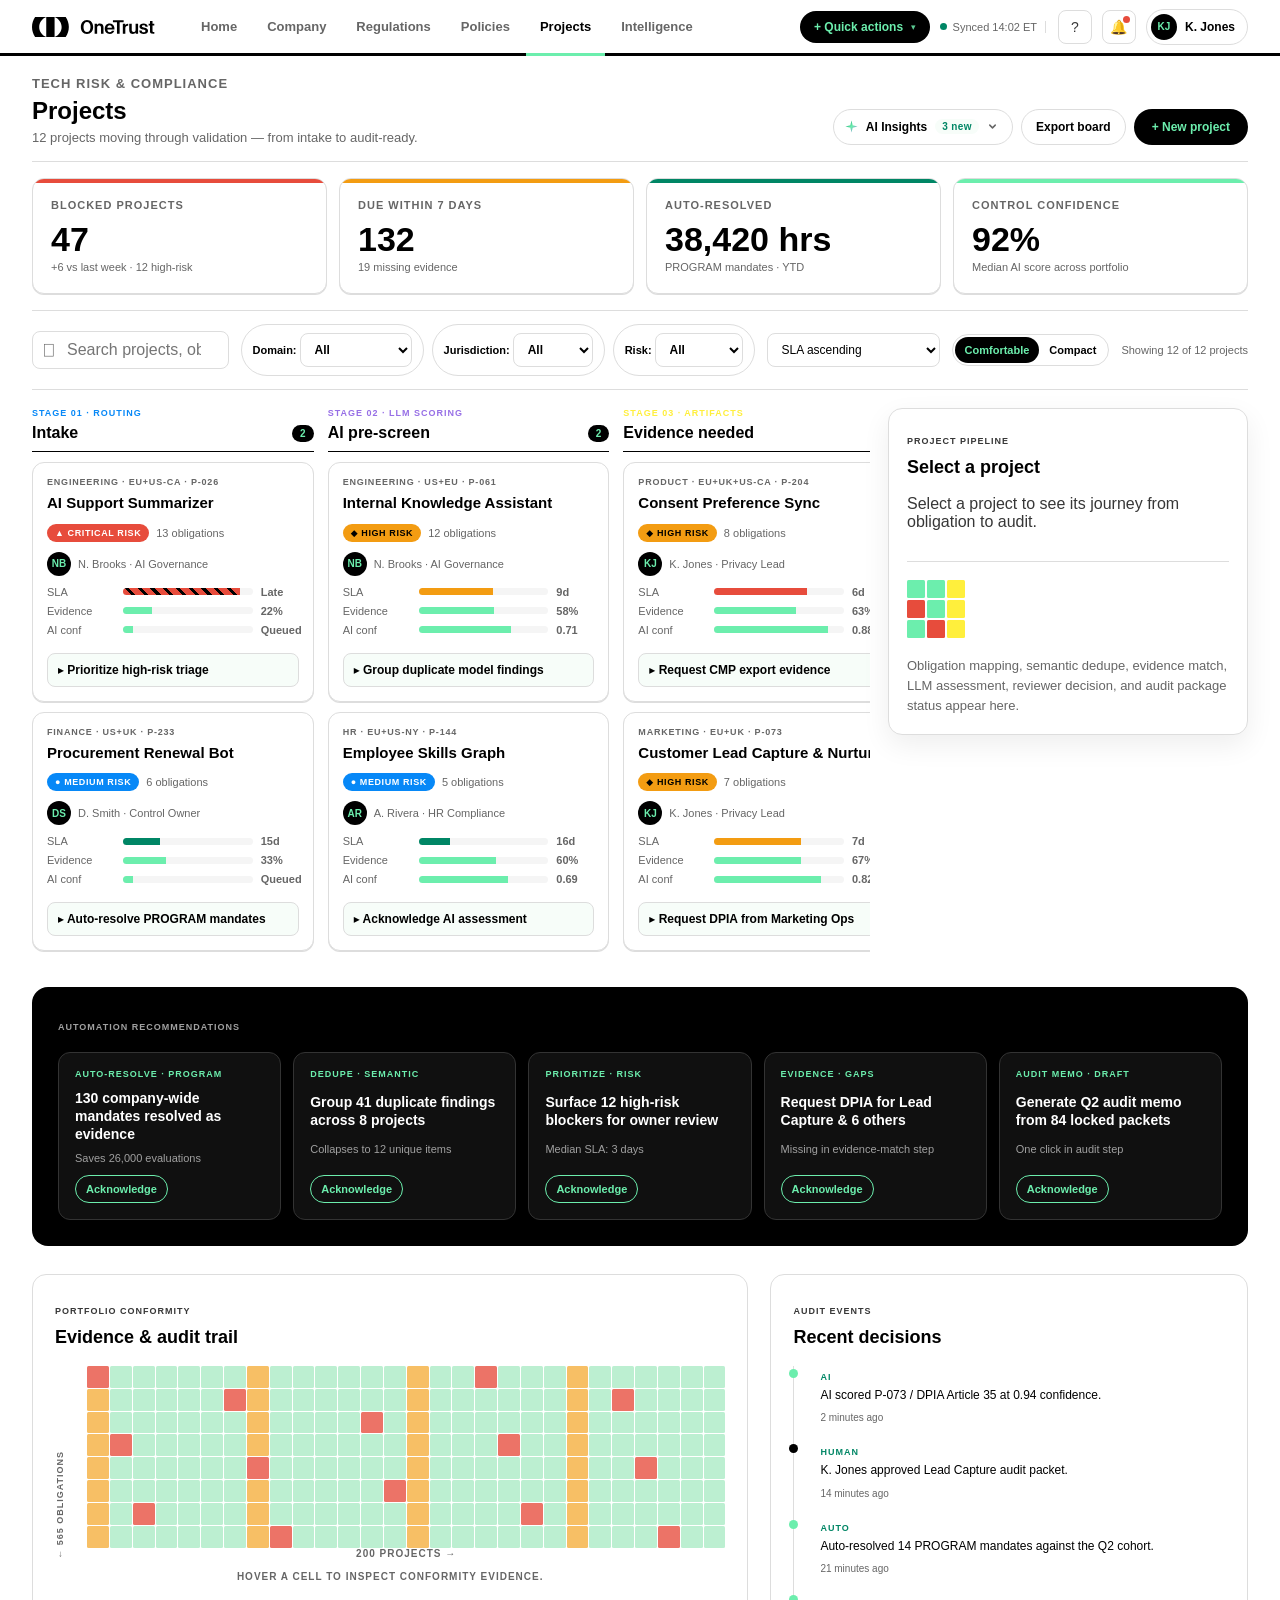
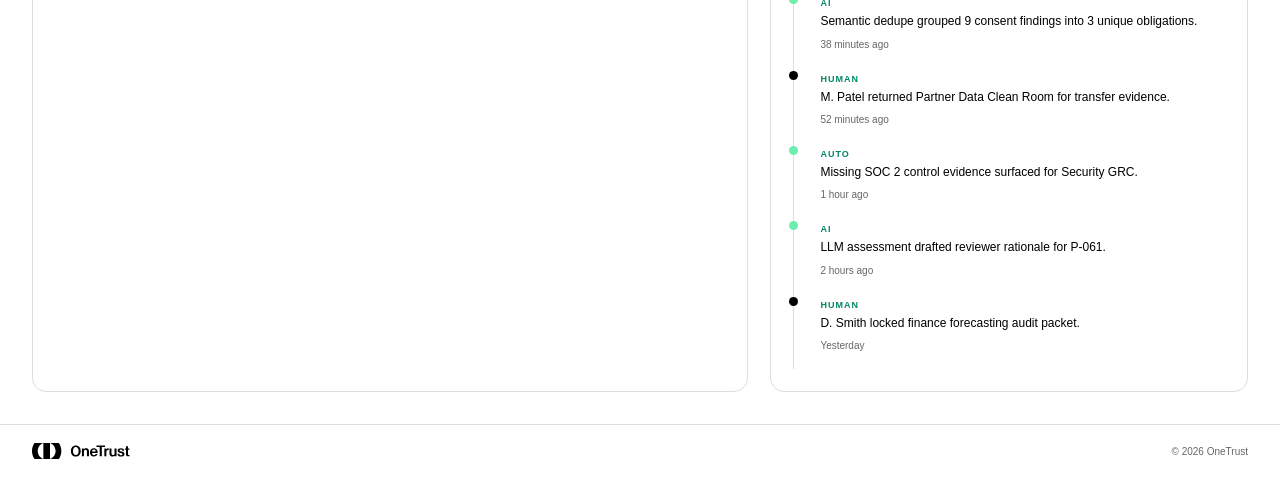
<file: projects.html>
<!DOCTYPE html>
<html lang="en">
<head>
  <meta charset="UTF-8">
  <meta name="viewport" content="width=device-width, initial-scale=1.0">
  <title>Projects · OneTrust Compliance</title>
  <link rel="stylesheet" href="styles.css">
  <style>
    .projects-page-header {
      display: flex;
      justify-content: space-between;
      align-items: flex-end;
      gap: 24px;
      padding-bottom: 16px;
      border-bottom: 1px solid var(--ot-rule);
      margin-bottom: 16px;
    }
    .projects-page-header h1 {
      margin: 4px 0 4px;
      font-size: 24px;
      font-weight: 700;
      color: var(--ot-black);
      line-height: 1.2;
    }
    .projects-page-header p {
      margin: 0;
      font-size: 13px;
      color: var(--ot-muted);
    }
    .projects-page-header .eyebrow {
      color: var(--ot-muted);
    }
    .projects-page-header .header-actions {
      display: flex;
      gap: 8px;
    }
    .outline-button {
      border: 1px solid var(--ot-rule);
      background: var(--ot-white);
      color: var(--ot-black);
      border-radius: var(--radius-pill);
      font-size: 12px;
      font-weight: 700;
      padding: 9px 14px;
      cursor: pointer;
    }
    .outline-button:hover { border-color: var(--ot-black); }
  </style>
</head>
<body>
  <header class="top-bar">
    <a class="brand" href="index.html" aria-label="OneTrust">
      <img src="assets/onetrust-logo.svg" alt="OneTrust">
    </a>
    <nav class="nav-tabs" aria-label="Primary">
      <a href="index.html">Home</a>
      <a href="company.html">Company</a>
      <a href="regulations.html">Regulations</a>
      <a href="policies.html">Policies</a>
      <a href="projects.html" class="active">Projects</a>
      <a href="intelligence.html">Intelligence</a>
    </nav>
    <div class="top-actions">
      <details class="quick-actions">
        <summary>+ Quick actions</summary>
        <div class="quick-actions-menu">
          <a href="policies.html"><span class="qa-glyph">📜</span><span class="qa-text"><span class="qa-label">Draft policy</span><span class="qa-desc">Start from a regulation article or blank canvas</span></span></a>
          <a href="#"><span class="qa-glyph">+</span><span class="qa-text"><span class="qa-label">New business process</span><span class="qa-desc">Register a process for compliance mapping</span></span></a>
          <a href="#"><span class="qa-glyph">⊕</span><span class="qa-text"><span class="qa-label">Run validation</span><span class="qa-desc">Trigger a fresh AI scan</span></span></a>
          <a href="#"><span class="qa-glyph">◷</span><span class="qa-text"><span class="qa-label">Generate audit memo</span><span class="qa-desc">Compile locked packets into a Q2 memo</span></span></a>
          <a href="#"><span class="qa-glyph">✓</span><span class="qa-text"><span class="qa-label">Review pending exceptions</span><span class="qa-desc">4 awaiting your decision</span></span></a>
        </div>
      </details>
      <div class="sync-badge" aria-live="polite">
        <span class="sync-dot"></span>
        <span>Synced 14:02 ET</span>
      </div>
      <button class="icon-button" type="button" aria-label="Help" title="Help">?</button>
      <button class="icon-button" type="button" aria-label="Notifications" title="Notifications">
        <span class="notif-dot"></span>
        &#x1F514;
      </button>
      <button class="user-chip" type="button" aria-label="Account menu">
        <span class="avatar">KJ</span>
        <span>K. Jones</span>
      </button>
    </div>
  </header>

  <main class="page">

    <!-- Page header -->
    <div class="projects-page-header">
      <div>
        <p class="eyebrow">TECH RISK &amp; COMPLIANCE</p>
        <h1>Projects</h1>
        <p>12 projects moving through validation — from intake to audit-ready.</p>
      </div>
      <div class="header-actions">
        <button class="ai-insights-toggle" type="button" aria-expanded="false" aria-controls="ai-panel-projects">
          <span class="ai-border-glow" aria-hidden="true"></span>
          <svg class="ai-orb" viewBox="0 0 14 14" aria-hidden="true"><defs><linearGradient id="aiGrad" x1="0" y1="0" x2="14" y2="14" gradientUnits="userSpaceOnUse"><stop offset="0%" stop-color="#008665"/><stop offset="50%" stop-color="#6CEEAD"/><stop offset="100%" stop-color="#976FE6"/></linearGradient></defs><path d="M7 0.5 L8.3 5.7 L13.5 7 L8.3 8.3 L7 13.5 L5.7 8.3 L0.5 7 L5.7 5.7 Z" fill="url(#aiGrad)"/></svg>
          <span>AI Insights</span>
          <span class="ai-toggle-count">3 new</span>
          <svg class="ai-toggle-chevron" viewBox="0 0 12 12" aria-hidden="true"><path d="M3 4.5L6 7.5L9 4.5" stroke="currentColor" stroke-width="1.6" fill="none" stroke-linecap="round" stroke-linejoin="round"/></svg>
        </button>
        <button class="outline-button" type="button">Export board</button>
        <button class="primary-button" type="button">+ New project</button>
      </div>
    </div>

    <!-- AI Insights Panel -->
    <div class="ai-insights-panel" id="ai-panel-projects" data-state="closed">
        <div class="ai-insights-strip">
          <article class="ai-insight-card tone-strong">
            <span class="ai-tag">✓ Ready to auto-resolve</span>
            <strong>8 PROGRAM mandates can clear this cohort</strong>
            <p>Apply auto-resolve and skip 8 manual reviews — saves an estimated 3 hours.</p>
            <a href="#" class="ai-link">Apply now →</a>
          </article>
          <article class="ai-insight-card tone-attention">
            <span class="ai-tag">⚠ 5 SLAs at risk</span>
            <strong>Items aging in Legal review</strong>
            <p>Past 14 days waiting on counsel — consider escalating in batch.</p>
            <a href="#" class="ai-link">Escalate batch →</a>
          </article>
          <article class="ai-insight-card tone-info">
            <span class="ai-tag">✦ Dedupe candidates</span>
            <strong>14 similar findings grouped</strong>
            <p>AI clustered duplicates across 3 projects into 4 unique items.</p>
            <a href="#" class="ai-link">Review groups →</a>
          </article>
        </div>
        <p class="ai-insights-meta">Refreshed 2 min ago</p>
    </div>

    <section class="kpi-rail" aria-label="Executive KPIs">
      <button class="kpi-card" data-kpi="blocked" type="button" aria-pressed="false">
        <span class="stripe critical"></span>
        <span class="eyebrow">BLOCKED PROJECTS</span>
        <strong>47</strong>
        <span>+6 vs last week · 12 high-risk</span>
        <i>Filter board by blockers</i>
      </button>
      <button class="kpi-card" data-kpi="due" type="button" aria-pressed="false">
        <span class="stripe amber"></span>
        <span class="eyebrow">DUE WITHIN 7 DAYS</span>
        <strong>132</strong>
        <span>19 missing evidence</span>
        <i>Filter board by SLA pressure</i>
      </button>
      <button class="kpi-card" data-kpi="automation" type="button" aria-pressed="false">
        <span class="stripe jade"></span>
        <span class="eyebrow">AUTO-RESOLVED</span>
        <strong>38,420 hrs</strong>
        <span>PROGRAM mandates · YTD</span>
        <i>Show automation candidates</i>
      </button>
      <button class="kpi-card" data-kpi="confidence" type="button" aria-pressed="false">
        <span class="stripe mint"></span>
        <span class="eyebrow">CONTROL CONFIDENCE</span>
        <strong>92%</strong>
        <span>Median AI score across portfolio</span>
        <i>Find low-confidence work</i>
      </button>
    </section>

    <section class="filter-bar" aria-label="Board filters">
      <label class="visually-hidden" for="boardSearch">Search projects, obligations, owners</label>
      <div class="search-wrap">
        <span aria-hidden="true">⎕</span>
        <input id="boardSearch" type="search" placeholder="Search projects, obligations, owners…">
      </div>
      <div class="chips" id="filterChips" aria-label="Filters"></div>
      <label class="select-label">
        <span class="visually-hidden">Sort projects</span>
        <select id="sortSelect">
          <option value="sla">SLA ascending</option>
          <option value="risk">Risk descending</option>
          <option value="confidence">AI confidence ascending</option>
          <option value="updated">Recently updated</option>
        </select>
      </label>
      <div class="density-toggle" role="group" aria-label="Density">
        <button type="button" data-density="comfortable">Comfortable</button>
        <button type="button" data-density="compact">Compact</button>
      </div>
      <output id="resultCount">Showing 0 of 0 projects</output>
    </section>

    <section class="workspace" aria-label="Projects workspace">
      <div class="board-shell">
        <div id="board" class="board" aria-live="polite"></div>
      </div>
      <aside id="inspector" class="inspector" aria-label="Project pipeline"></aside>
    </section>

    <section class="automation-strip">
      <div class="section-heading inverted">
        <p class="eyebrow">AUTOMATION RECOMMENDATIONS</p>
      </div>
      <div class="recommendations" id="recommendations"></div>
    </section>

    <section class="audit-grid" aria-label="Evidence and audit trail">
      <div class="matrix-panel">
        <div class="section-heading">
          <p class="eyebrow">PORTFOLIO CONFORMITY</p>
          <h2>Evidence &amp; audit trail</h2>
        </div>
        <div class="matrix-wrap">
          <div class="y-label">← 565 OBLIGATIONS</div>
          <div>
            <div id="matrix" class="micro-matrix" role="grid" aria-label="Portfolio conformity heatmap"></div>
            <div class="x-label">200 PROJECTS →</div>
          </div>
        </div>
        <p id="matrixTooltip" class="matrix-tooltip" aria-live="polite">Hover a cell to inspect conformity evidence.</p>
      </div>
      <div class="timeline-panel">
        <div class="section-heading">
          <p class="eyebrow">AUDIT EVENTS</p>
          <h2>Recent decisions</h2>
        </div>
        <ol id="timeline" class="timeline"></ol>
      </div>
    </section>

  </main>

  <div id="toast" class="toast" role="status" aria-live="polite"></div>

  <footer class="footer">
    <img src="assets/onetrust-logo.svg" alt="OneTrust">
    <span>© 2026 OneTrust</span>
  </footer>

  <script src="app.js"></script>
  <script src="ai-insights.js"></script>
</body>
</html>
</file>
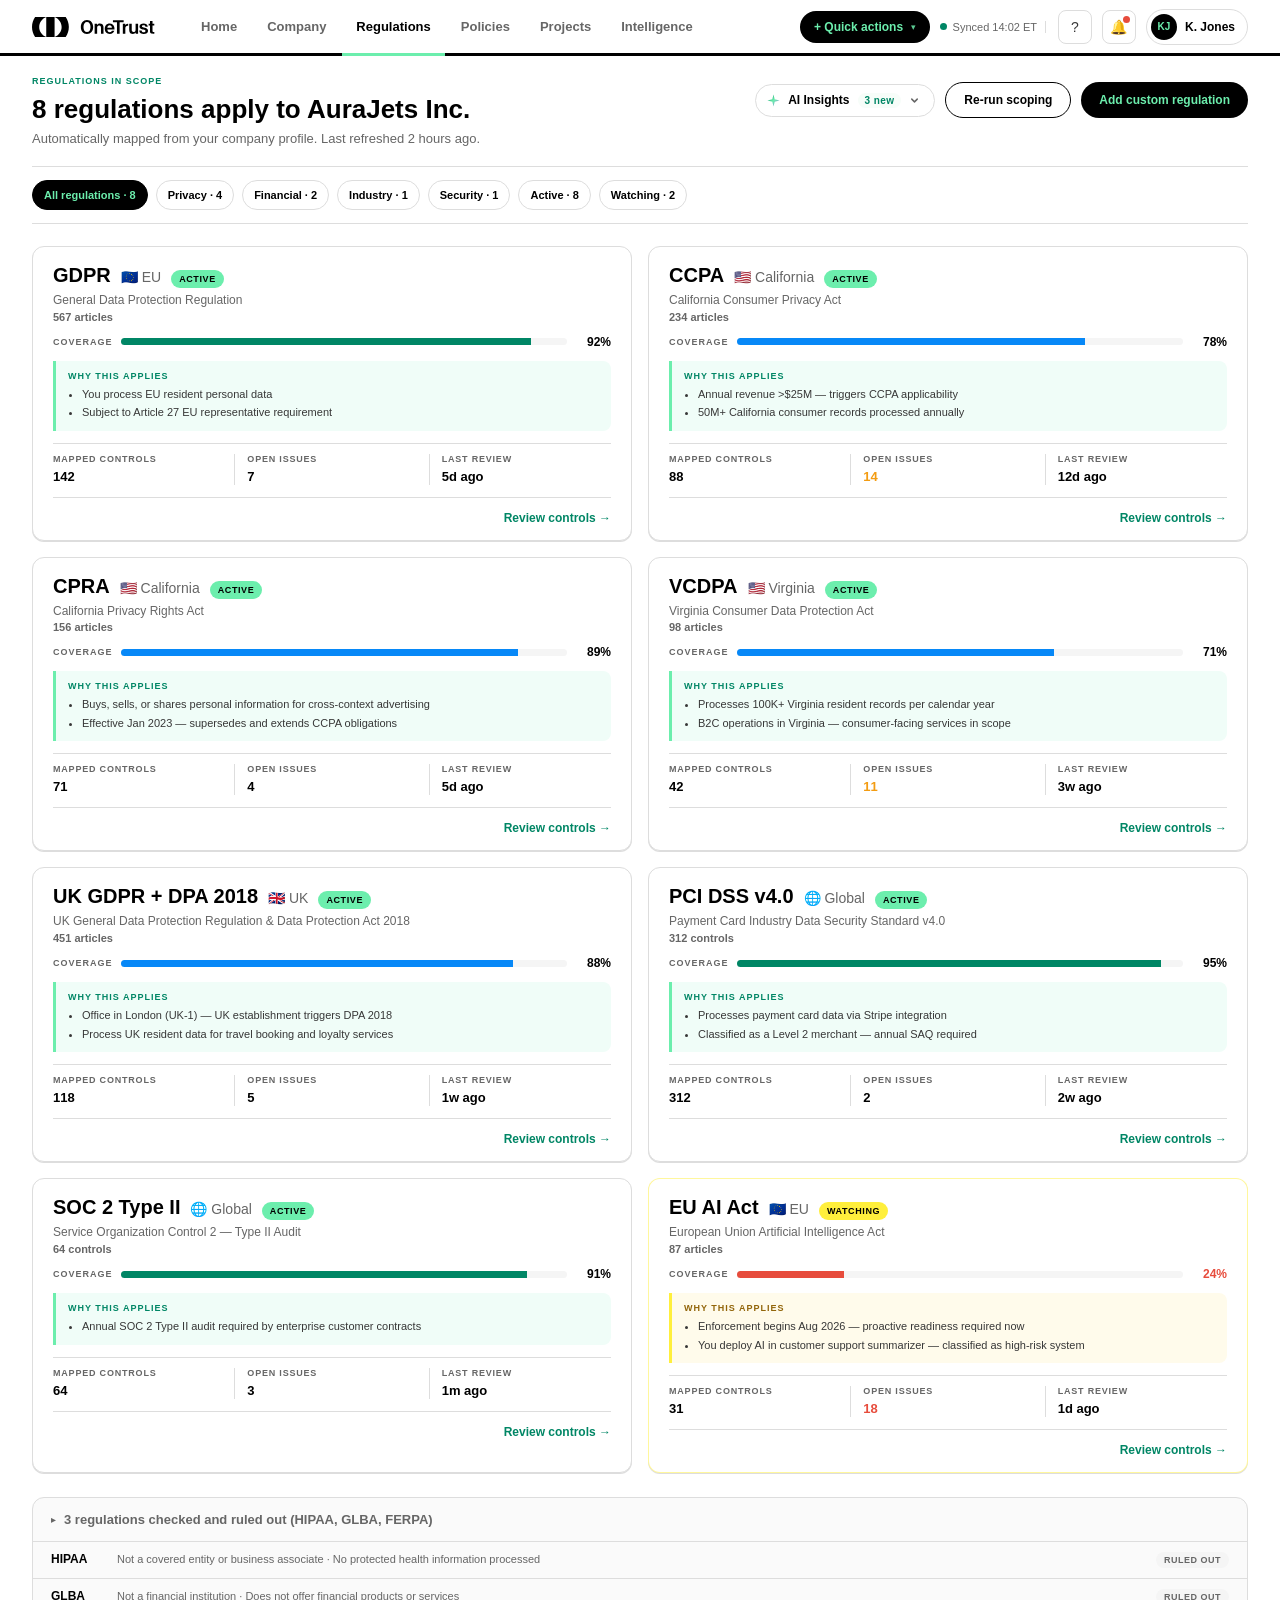
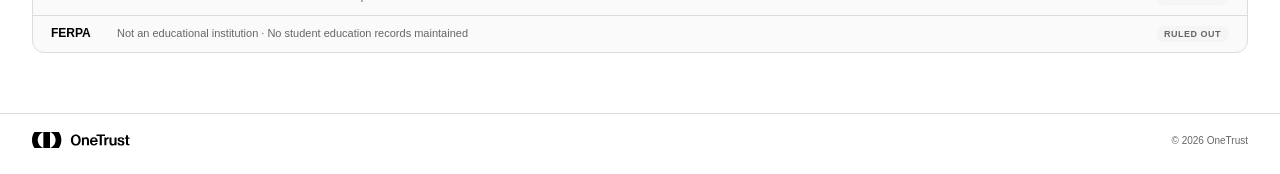
<file: regulations.html>
<!DOCTYPE html>
<html lang="en">
<head>
  <meta charset="UTF-8">
  <meta name="viewport" content="width=device-width, initial-scale=1.0">
  <title>Regulations · OneTrust Compliance</title>
  <link rel="stylesheet" href="styles.css">
  <style>
    /* ── Page header ── */
    .page-header {
      display: flex;
      align-items: flex-start;
      justify-content: space-between;
      gap: 20px;
      margin-bottom: 20px;
    }
    .page-header-left { flex: 1; }
    .page-header-left .eyebrow {
      color: var(--ot-jade);
      display: block;
      margin-bottom: 6px;
    }
    .page-header-left h1 {
      margin: 0 0 6px;
      font-size: 26px;
      font-weight: 700;
      color: var(--ot-black);
      line-height: 1.2;
    }
    .page-header-left p {
      margin: 0;
      font-size: 13px;
      color: var(--ot-muted);
    }
    .page-header-actions {
      display: flex;
      gap: 10px;
      align-items: center;
      flex-shrink: 0;
      padding-top: 6px;
    }
    .outlined-button {
      border: 1.5px solid var(--ot-black);
      border-radius: var(--radius-pill);
      background: var(--ot-white);
      color: var(--ot-black);
      font-weight: 700;
      font-size: 12px;
      padding: 10px 18px;
    }

    /* ── Filter bar ── */
    .reg-filter-bar {
      border-top: 1px solid var(--ot-rule);
      border-bottom: 1px solid var(--ot-rule);
      padding: 10px 0;
      margin-bottom: 22px;
    }

    /* ── Regulation cards grid ── */
    .reg-grid {
      display: grid;
      grid-template-columns: repeat(2, 1fr);
      gap: 16px;
      margin-bottom: 24px;
    }

    .reg-card {
      border: 1px solid var(--ot-rule);
      border-radius: var(--radius-card);
      background: var(--ot-white);
      padding: 18px 20px 14px;
      box-shadow: 0 1px 0 var(--ot-rule);
      display: flex;
      flex-direction: column;
      gap: 12px;
    }

    .reg-card-top {
      display: flex;
      align-items: baseline;
      gap: 10px;
      flex-wrap: wrap;
    }
    .reg-acronym {
      font-size: 20px;
      font-weight: 700;
      color: var(--ot-black);
      line-height: 1;
    }
    .reg-jurisdiction {
      font-size: 14px;
      color: var(--ot-muted);
    }
    .reg-status-active {
      border-radius: var(--radius-pill);
      background: var(--ot-mint);
      color: var(--ot-black);
      font-size: 9px;
      font-weight: 700;
      letter-spacing: 0.6px;
      text-transform: uppercase;
      padding: 4px 8px;
    }
    .reg-status-watching {
      border-radius: var(--radius-pill);
      background: var(--ot-yellow);
      color: var(--ot-black);
      font-size: 9px;
      font-weight: 700;
      letter-spacing: 0.6px;
      text-transform: uppercase;
      padding: 4px 8px;
    }
    .reg-fullname {
      font-size: 12px;
      color: var(--ot-muted);
      line-height: 1.4;
    }
    .reg-article-count {
      font-size: 11px;
      color: var(--ot-muted);
      font-weight: 700;
    }

    /* Coverage row */
    .coverage-row {
      display: grid;
      grid-template-columns: 60px 1fr 36px;
      gap: 8px;
      align-items: center;
    }
    .coverage-label {
      font-size: 9px;
      font-weight: 700;
      letter-spacing: 1px;
      text-transform: uppercase;
      color: var(--ot-muted);
    }
    .coverage-pct {
      font-size: 12px;
      font-weight: 700;
      color: var(--ot-black);
      text-align: right;
    }

    /* Rationale block */
    .rationale-block {
      background: #F0FDF8;
      border-left: 3px solid var(--ot-mint);
      border-radius: 0 8px 8px 0;
      padding: 10px 12px;
    }
    .rationale-label {
      font-size: 9px;
      font-weight: 700;
      letter-spacing: 1px;
      text-transform: uppercase;
      color: var(--ot-jade);
      margin-bottom: 5px;
    }
    .rationale-block ul {
      margin: 0;
      padding-left: 14px;
    }
    .rationale-block li {
      font-size: 11px;
      color: var(--ot-body);
      line-height: 1.5;
      margin-bottom: 2px;
    }
    .rationale-block li:last-child { margin-bottom: 0; }

    /* Inline stats */
    .reg-stats {
      display: flex;
      gap: 0;
      border-top: 1px solid var(--ot-rule);
      padding-top: 10px;
    }
    .reg-stat {
      flex: 1;
      border-right: 1px solid var(--ot-rule);
      padding-right: 12px;
      margin-right: 12px;
    }
    .reg-stat:last-child {
      border-right: none;
      padding-right: 0;
      margin-right: 0;
    }
    .reg-stat-label {
      font-size: 9px;
      font-weight: 700;
      letter-spacing: 0.8px;
      text-transform: uppercase;
      color: var(--ot-muted);
      display: block;
      margin-bottom: 3px;
    }
    .reg-stat-value {
      font-size: 13px;
      font-weight: 700;
      color: var(--ot-black);
    }
    .reg-stat-value.issue-warm { color: var(--risk-high); }
    .reg-stat-value.issue-hot  { color: var(--risk-critical); }

    /* Card footer */
    .reg-card-footer {
      border-top: 1px solid var(--ot-rule);
      padding-top: 10px;
      text-align: right;
    }
    .reg-card-footer a {
      font-size: 12px;
      font-weight: 700;
      color: var(--ot-jade);
      text-decoration: none;
    }
    .reg-card-footer a:hover { text-decoration: underline; }

    /* ── Not-applicable section ── */
    .not-applicable {
      border: 1px solid var(--ot-rule);
      border-radius: var(--radius-card);
      background: #FAFAFA;
      padding: 0;
      margin-bottom: 28px;
      overflow: hidden;
    }
    .not-applicable-header {
      padding: 14px 18px;
      font-size: 13px;
      font-weight: 700;
      color: var(--ot-muted);
      cursor: default;
      display: flex;
      align-items: center;
      gap: 8px;
    }
    .not-applicable-header .caret { font-size: 10px; }
    .not-applicable-rows {
      border-top: 1px solid var(--ot-rule);
    }
    .not-applicable-row {
      display: flex;
      align-items: baseline;
      gap: 10px;
      padding: 10px 18px;
      border-bottom: 1px solid var(--ot-rule);
      font-size: 12px;
    }
    .not-applicable-row:last-child { border-bottom: none; }
    .na-acronym {
      font-weight: 700;
      color: var(--ot-black);
      min-width: 56px;
    }
    .na-reason {
      color: var(--ot-muted);
      font-size: 11px;
    }
    .na-badge {
      border-radius: var(--radius-pill);
      background: var(--ot-track);
      color: var(--ot-muted);
      font-size: 9px;
      font-weight: 700;
      letter-spacing: 0.5px;
      text-transform: uppercase;
      padding: 3px 8px;
      margin-left: auto;
      white-space: nowrap;
    }

    /* ── AI suggestions strip ── */
    .ai-suggestions {
      margin-top: 28px;
      border-radius: 16px;
      background: var(--ot-black);
      padding: 26px 28px 28px;
    }
    .ai-suggestions .section-heading { margin-bottom: 18px; }
    .ai-suggestions .section-heading .eyebrow { color: #A0A0A0; }
    .ai-suggestions .section-heading h2 {
      margin: 4px 0 0;
      color: var(--ot-mint);
      font-size: 18px;
    }
    .suggestion-cards {
      display: grid;
      grid-template-columns: repeat(3, 1fr);
      gap: 14px;
    }
    .suggestion-card {
      border: 1px solid #333333;
      border-radius: var(--radius-card);
      background: #101010;
      padding: 16px;
      display: flex;
      flex-direction: column;
      gap: 6px;
    }
    .suggestion-card .eyebrow { color: var(--ot-mint); display: block; }
    .suggestion-card strong {
      color: var(--ot-white);
      font-size: 14px;
      line-height: 1.3;
      display: block;
    }
    .suggestion-card p {
      margin: 0;
      color: #A0A0A0;
      font-size: 11px;
      line-height: 1.5;
      flex: 1;
    }

    @media (max-width: 1100px) {
      .reg-grid { grid-template-columns: 1fr; }
      .suggestion-cards { grid-template-columns: 1fr; }
    }
  </style>
</head>
<body>
  <header class="top-bar">
    <a class="brand" href="index.html" aria-label="OneTrust">
      <img src="assets/onetrust-logo.svg" alt="OneTrust">
    </a>
    <nav class="nav-tabs" aria-label="Primary">
      <a href="index.html">Home</a>
      <a href="company.html">Company</a>
      <a href="regulations.html" class="active">Regulations</a>
      <a href="policies.html">Policies</a>
      <a href="projects.html">Projects</a>
      <a href="intelligence.html">Intelligence</a>
    </nav>
    <div class="top-actions">
      <details class="quick-actions">
        <summary>+ Quick actions</summary>
        <div class="quick-actions-menu">
          <a href="policies.html"><span class="qa-glyph">📜</span><span class="qa-text"><span class="qa-label">Draft policy</span><span class="qa-desc">Start from a regulation article or blank canvas</span></span></a>
          <a href="#"><span class="qa-glyph">+</span><span class="qa-text"><span class="qa-label">New business process</span><span class="qa-desc">Register a process for compliance mapping</span></span></a>
          <a href="#"><span class="qa-glyph">⊕</span><span class="qa-text"><span class="qa-label">Run validation</span><span class="qa-desc">Trigger a fresh AI scan</span></span></a>
          <a href="#"><span class="qa-glyph">◷</span><span class="qa-text"><span class="qa-label">Generate audit memo</span><span class="qa-desc">Compile locked packets into a Q2 memo</span></span></a>
          <a href="#"><span class="qa-glyph">✓</span><span class="qa-text"><span class="qa-label">Review pending exceptions</span><span class="qa-desc">4 awaiting your decision</span></span></a>
        </div>
      </details>
      <div class="sync-badge" aria-live="polite">
        <span class="sync-dot"></span>
        <span>Synced 14:02 ET</span>
      </div>
      <button class="icon-button" type="button" aria-label="Help" title="Help">?</button>
      <button class="icon-button" type="button" aria-label="Notifications" title="Notifications">
        <span class="notif-dot"></span>
        &#x1F514;
      </button>
      <button class="user-chip" type="button" aria-label="Account menu">
        <span class="avatar">KJ</span>
        <span>K. Jones</span>
      </button>
    </div>
  </header>

  <main class="page">

    <!-- 1. Page header -->
    <div class="page-header">
      <div class="page-header-left">
        <span class="eyebrow">Regulations in Scope</span>
        <h1>8 regulations apply to AuraJets Inc.</h1>
        <p>Automatically mapped from your company profile. Last refreshed 2 hours ago.</p>
      </div>
      <div class="page-header-actions">
        <button class="ai-insights-toggle" type="button" aria-expanded="false" aria-controls="ai-panel-regs">
          <span class="ai-border-glow" aria-hidden="true"></span>
          <svg class="ai-orb" viewBox="0 0 14 14" aria-hidden="true"><defs><linearGradient id="aiGrad" x1="0" y1="0" x2="14" y2="14" gradientUnits="userSpaceOnUse"><stop offset="0%" stop-color="#008665"/><stop offset="50%" stop-color="#6CEEAD"/><stop offset="100%" stop-color="#976FE6"/></linearGradient></defs><path d="M7 0.5 L8.3 5.7 L13.5 7 L8.3 8.3 L7 13.5 L5.7 8.3 L0.5 7 L5.7 5.7 Z" fill="url(#aiGrad)"/></svg>
          <span>AI Insights</span>
          <span class="ai-toggle-count">3 new</span>
          <svg class="ai-toggle-chevron" viewBox="0 0 12 12" aria-hidden="true"><path d="M3 4.5L6 7.5L9 4.5" stroke="currentColor" stroke-width="1.6" fill="none" stroke-linecap="round" stroke-linejoin="round"/></svg>
        </button>
        <button class="outlined-button" type="button">Re-run scoping</button>
        <button class="primary-button" type="button">Add custom regulation</button>
      </div>
    </div>

    <!-- AI Insights Panel -->
    <div class="ai-insights-panel" id="ai-panel-regs" data-state="closed">
        <div class="ai-insights-strip">
          <article class="ai-insight-card tone-emerging">
            <span class="ai-tag">✦ Emerging</span>
            <strong>EU AI Act enforcement T-90 days</strong>
            <p>Your AI Support Summarizer is high-risk under Annex III — readiness 24%.</p>
            <a href="#" class="ai-link">View readiness →</a>
          </article>
          <article class="ai-insight-card tone-attention">
            <span class="ai-tag">⚠ Threshold approaching</span>
            <strong>Colorado CPA in ~3 weeks</strong>
            <p>4,800 of 5,000 CO resident records — adds to scope when the threshold is crossed.</p>
            <a href="#" class="ai-link">Prepare scope →</a>
          </article>
          <article class="ai-insight-card tone-info">
            <span class="ai-tag">✦ New amendment</span>
            <strong>VCDPA 2026 amendment</strong>
            <p>Sensitive data definition expands Jan 2027 — affects 4 of your business processes.</p>
            <a href="#" class="ai-link">Read summary →</a>
          </article>
        </div>
        <p class="ai-insights-meta">Refreshed 2 hours ago</p>
    </div>

    <!-- 2. Filter chip row -->
    <div class="reg-filter-bar">
      <div class="chips">
        <button class="chip active" type="button">All regulations · 8</button>
        <button class="chip" type="button">Privacy · 4</button>
        <button class="chip" type="button">Financial · 2</button>
        <button class="chip" type="button">Industry · 1</button>
        <button class="chip" type="button">Security · 1</button>
        <button class="chip" type="button">Active · 8</button>
        <button class="chip" type="button">Watching · 2</button>
      </div>
    </div>

    <!-- 3. Regulation cards grid -->
    <div class="reg-grid">

      <!-- Card 1: GDPR -->
      <div class="reg-card">
        <div>
          <div class="reg-card-top">
            <span class="reg-acronym">GDPR</span>
            <span class="reg-jurisdiction">🇪🇺 EU</span>
            <span class="reg-status-active">Active</span>
          </div>
          <div class="reg-fullname" style="margin-top:4px;">General Data Protection Regulation</div>
          <div class="reg-article-count" style="margin-top:2px;">567 articles</div>
        </div>

        <div class="coverage-row">
          <span class="coverage-label">Coverage</span>
          <div class="bar"><span style="--value:92%;--fill:var(--ot-jade);"></span></div>
          <span class="coverage-pct">92%</span>
        </div>

        <div class="rationale-block">
          <div class="rationale-label">Why this applies</div>
          <ul>
            <li>You process EU resident personal data</li>
            <li>Subject to Article 27 EU representative requirement</li>
          </ul>
        </div>

        <div class="reg-stats">
          <div class="reg-stat">
            <span class="reg-stat-label">Mapped controls</span>
            <span class="reg-stat-value">142</span>
          </div>
          <div class="reg-stat">
            <span class="reg-stat-label">Open issues</span>
            <span class="reg-stat-value">7</span>
          </div>
          <div class="reg-stat">
            <span class="reg-stat-label">Last review</span>
            <span class="reg-stat-value">5d ago</span>
          </div>
        </div>
        <div class="reg-card-footer">
          <a href="#">Review controls →</a>
        </div>
      </div>

      <!-- Card 2: CCPA -->
      <div class="reg-card">
        <div>
          <div class="reg-card-top">
            <span class="reg-acronym">CCPA</span>
            <span class="reg-jurisdiction">🇺🇸 California</span>
            <span class="reg-status-active">Active</span>
          </div>
          <div class="reg-fullname" style="margin-top:4px;">California Consumer Privacy Act</div>
          <div class="reg-article-count" style="margin-top:2px;">234 articles</div>
        </div>

        <div class="coverage-row">
          <span class="coverage-label">Coverage</span>
          <div class="bar"><span style="--value:78%;--fill:var(--ot-sky);"></span></div>
          <span class="coverage-pct">78%</span>
        </div>

        <div class="rationale-block">
          <div class="rationale-label">Why this applies</div>
          <ul>
            <li>Annual revenue &gt;$25M — triggers CCPA applicability</li>
            <li>50M+ California consumer records processed annually</li>
          </ul>
        </div>

        <div class="reg-stats">
          <div class="reg-stat">
            <span class="reg-stat-label">Mapped controls</span>
            <span class="reg-stat-value">88</span>
          </div>
          <div class="reg-stat">
            <span class="reg-stat-label">Open issues</span>
            <span class="reg-stat-value issue-warm">14</span>
          </div>
          <div class="reg-stat">
            <span class="reg-stat-label">Last review</span>
            <span class="reg-stat-value">12d ago</span>
          </div>
        </div>
        <div class="reg-card-footer">
          <a href="#">Review controls →</a>
        </div>
      </div>

      <!-- Card 3: CPRA -->
      <div class="reg-card">
        <div>
          <div class="reg-card-top">
            <span class="reg-acronym">CPRA</span>
            <span class="reg-jurisdiction">🇺🇸 California</span>
            <span class="reg-status-active">Active</span>
          </div>
          <div class="reg-fullname" style="margin-top:4px;">California Privacy Rights Act</div>
          <div class="reg-article-count" style="margin-top:2px;">156 articles</div>
        </div>

        <div class="coverage-row">
          <span class="coverage-label">Coverage</span>
          <div class="bar"><span style="--value:89%;--fill:var(--ot-sky);"></span></div>
          <span class="coverage-pct">89%</span>
        </div>

        <div class="rationale-block">
          <div class="rationale-label">Why this applies</div>
          <ul>
            <li>Buys, sells, or shares personal information for cross-context advertising</li>
            <li>Effective Jan 2023 — supersedes and extends CCPA obligations</li>
          </ul>
        </div>

        <div class="reg-stats">
          <div class="reg-stat">
            <span class="reg-stat-label">Mapped controls</span>
            <span class="reg-stat-value">71</span>
          </div>
          <div class="reg-stat">
            <span class="reg-stat-label">Open issues</span>
            <span class="reg-stat-value">4</span>
          </div>
          <div class="reg-stat">
            <span class="reg-stat-label">Last review</span>
            <span class="reg-stat-value">5d ago</span>
          </div>
        </div>
        <div class="reg-card-footer">
          <a href="#">Review controls →</a>
        </div>
      </div>

      <!-- Card 4: VCDPA -->
      <div class="reg-card">
        <div>
          <div class="reg-card-top">
            <span class="reg-acronym">VCDPA</span>
            <span class="reg-jurisdiction">🇺🇸 Virginia</span>
            <span class="reg-status-active">Active</span>
          </div>
          <div class="reg-fullname" style="margin-top:4px;">Virginia Consumer Data Protection Act</div>
          <div class="reg-article-count" style="margin-top:2px;">98 articles</div>
        </div>

        <div class="coverage-row">
          <span class="coverage-label">Coverage</span>
          <div class="bar"><span style="--value:71%;--fill:var(--ot-sky);"></span></div>
          <span class="coverage-pct">71%</span>
        </div>

        <div class="rationale-block">
          <div class="rationale-label">Why this applies</div>
          <ul>
            <li>Processes 100K+ Virginia resident records per calendar year</li>
            <li>B2C operations in Virginia — consumer-facing services in scope</li>
          </ul>
        </div>

        <div class="reg-stats">
          <div class="reg-stat">
            <span class="reg-stat-label">Mapped controls</span>
            <span class="reg-stat-value">42</span>
          </div>
          <div class="reg-stat">
            <span class="reg-stat-label">Open issues</span>
            <span class="reg-stat-value issue-warm">11</span>
          </div>
          <div class="reg-stat">
            <span class="reg-stat-label">Last review</span>
            <span class="reg-stat-value">3w ago</span>
          </div>
        </div>
        <div class="reg-card-footer">
          <a href="#">Review controls →</a>
        </div>
      </div>

      <!-- Card 5: UK GDPR + DPA 2018 -->
      <div class="reg-card">
        <div>
          <div class="reg-card-top">
            <span class="reg-acronym">UK GDPR + DPA 2018</span>
            <span class="reg-jurisdiction">🇬🇧 UK</span>
            <span class="reg-status-active">Active</span>
          </div>
          <div class="reg-fullname" style="margin-top:4px;">UK General Data Protection Regulation &amp; Data Protection Act 2018</div>
          <div class="reg-article-count" style="margin-top:2px;">451 articles</div>
        </div>

        <div class="coverage-row">
          <span class="coverage-label">Coverage</span>
          <div class="bar"><span style="--value:88%;--fill:var(--ot-sky);"></span></div>
          <span class="coverage-pct">88%</span>
        </div>

        <div class="rationale-block">
          <div class="rationale-label">Why this applies</div>
          <ul>
            <li>Office in London (UK-1) — UK establishment triggers DPA 2018</li>
            <li>Process UK resident data for travel booking and loyalty services</li>
          </ul>
        </div>

        <div class="reg-stats">
          <div class="reg-stat">
            <span class="reg-stat-label">Mapped controls</span>
            <span class="reg-stat-value">118</span>
          </div>
          <div class="reg-stat">
            <span class="reg-stat-label">Open issues</span>
            <span class="reg-stat-value">5</span>
          </div>
          <div class="reg-stat">
            <span class="reg-stat-label">Last review</span>
            <span class="reg-stat-value">1w ago</span>
          </div>
        </div>
        <div class="reg-card-footer">
          <a href="#">Review controls →</a>
        </div>
      </div>

      <!-- Card 6: PCI DSS v4.0 -->
      <div class="reg-card">
        <div>
          <div class="reg-card-top">
            <span class="reg-acronym">PCI DSS v4.0</span>
            <span class="reg-jurisdiction">🌐 Global</span>
            <span class="reg-status-active">Active</span>
          </div>
          <div class="reg-fullname" style="margin-top:4px;">Payment Card Industry Data Security Standard v4.0</div>
          <div class="reg-article-count" style="margin-top:2px;">312 controls</div>
        </div>

        <div class="coverage-row">
          <span class="coverage-label">Coverage</span>
          <div class="bar"><span style="--value:95%;--fill:var(--ot-jade);"></span></div>
          <span class="coverage-pct">95%</span>
        </div>

        <div class="rationale-block">
          <div class="rationale-label">Why this applies</div>
          <ul>
            <li>Processes payment card data via Stripe integration</li>
            <li>Classified as a Level 2 merchant — annual SAQ required</li>
          </ul>
        </div>

        <div class="reg-stats">
          <div class="reg-stat">
            <span class="reg-stat-label">Mapped controls</span>
            <span class="reg-stat-value">312</span>
          </div>
          <div class="reg-stat">
            <span class="reg-stat-label">Open issues</span>
            <span class="reg-stat-value">2</span>
          </div>
          <div class="reg-stat">
            <span class="reg-stat-label">Last review</span>
            <span class="reg-stat-value">2w ago</span>
          </div>
        </div>
        <div class="reg-card-footer">
          <a href="#">Review controls →</a>
        </div>
      </div>

      <!-- Card 7: SOC 2 Type II -->
      <div class="reg-card">
        <div>
          <div class="reg-card-top">
            <span class="reg-acronym">SOC 2 Type II</span>
            <span class="reg-jurisdiction">🌐 Global</span>
            <span class="reg-status-active">Active</span>
          </div>
          <div class="reg-fullname" style="margin-top:4px;">Service Organization Control 2 — Type II Audit</div>
          <div class="reg-article-count" style="margin-top:2px;">64 controls</div>
        </div>

        <div class="coverage-row">
          <span class="coverage-label">Coverage</span>
          <div class="bar"><span style="--value:91%;--fill:var(--ot-jade);"></span></div>
          <span class="coverage-pct">91%</span>
        </div>

        <div class="rationale-block">
          <div class="rationale-label">Why this applies</div>
          <ul>
            <li>Annual SOC 2 Type II audit required by enterprise customer contracts</li>
          </ul>
        </div>

        <div class="reg-stats">
          <div class="reg-stat">
            <span class="reg-stat-label">Mapped controls</span>
            <span class="reg-stat-value">64</span>
          </div>
          <div class="reg-stat">
            <span class="reg-stat-label">Open issues</span>
            <span class="reg-stat-value">3</span>
          </div>
          <div class="reg-stat">
            <span class="reg-stat-label">Last review</span>
            <span class="reg-stat-value">1m ago</span>
          </div>
        </div>
        <div class="reg-card-footer">
          <a href="#">Review controls →</a>
        </div>
      </div>

      <!-- Card 8: EU AI Act -->
      <div class="reg-card" style="border-color:#FFEF3C80;">
        <div>
          <div class="reg-card-top">
            <span class="reg-acronym">EU AI Act</span>
            <span class="reg-jurisdiction">🇪🇺 EU</span>
            <span class="reg-status-watching">Watching</span>
          </div>
          <div class="reg-fullname" style="margin-top:4px;">European Union Artificial Intelligence Act</div>
          <div class="reg-article-count" style="margin-top:2px;">87 articles</div>
        </div>

        <div class="coverage-row">
          <span class="coverage-label">Coverage</span>
          <div class="bar"><span style="--value:24%;--fill:var(--risk-critical);"></span></div>
          <span class="coverage-pct" style="color:var(--risk-critical);">24%</span>
        </div>

        <div class="rationale-block" style="background:#FFFBEB;border-left-color:var(--ot-yellow);">
          <div class="rationale-label" style="color:#92650A;">Why this applies</div>
          <ul>
            <li>Enforcement begins Aug 2026 — proactive readiness required now</li>
            <li>You deploy AI in customer support summarizer — classified as high-risk system</li>
          </ul>
        </div>

        <div class="reg-stats">
          <div class="reg-stat">
            <span class="reg-stat-label">Mapped controls</span>
            <span class="reg-stat-value">31</span>
          </div>
          <div class="reg-stat">
            <span class="reg-stat-label">Open issues</span>
            <span class="reg-stat-value issue-hot">18</span>
          </div>
          <div class="reg-stat">
            <span class="reg-stat-label">Last review</span>
            <span class="reg-stat-value">1d ago</span>
          </div>
        </div>
        <div class="reg-card-footer">
          <a href="#">Review controls →</a>
        </div>
      </div>

    </div><!-- /reg-grid -->

    <!-- 4. Not applicable section -->
    <div class="not-applicable">
      <div class="not-applicable-header">
        <span class="caret">▸</span>
        <span>3 regulations checked and ruled out (HIPAA, GLBA, FERPA)</span>
      </div>
      <div class="not-applicable-rows">
        <div class="not-applicable-row">
          <span class="na-acronym">HIPAA</span>
          <span class="na-reason">Not a covered entity or business associate · No protected health information processed</span>
          <span class="na-badge">Ruled out</span>
        </div>
        <div class="not-applicable-row">
          <span class="na-acronym">GLBA</span>
          <span class="na-reason">Not a financial institution · Does not offer financial products or services</span>
          <span class="na-badge">Ruled out</span>
        </div>
        <div class="not-applicable-row">
          <span class="na-acronym">FERPA</span>
          <span class="na-reason">Not an educational institution · No student education records maintained</span>
          <span class="na-badge">Ruled out</span>
        </div>
      </div>
    </div>

  </main>

  <footer class="footer">
    <img src="assets/onetrust-logo.svg" alt="OneTrust">
    <span>© 2026 OneTrust</span>
  </footer>

  <script src="ai-insights.js"></script>
</body>
</html>
</file>
<file: styles.css>
:root {
  --ot-mint: #6CEEAD;
  --ot-jade: #008665;
  --ot-sky: #0788F7;
  --ot-purple: #976FE6;
  --ot-yellow: #FFEF3C;
  --ot-black: #000000;
  --ot-white: #FFFFFF;
  --ot-beige: #D9D9CC;
  --ot-body: #373737;
  --ot-rule: #DDDDDD;
  --ot-muted: #666666;
  --ot-track: #F5F5F5;
  --risk-critical: #E74C3C;
  --risk-high: #F39C12;
  --risk-medium: var(--ot-sky);
  --risk-low: var(--ot-jade);
  --surface-tint-reg: #F0F4FF;
  --surface-tint-pol: #F0FDF4;
  --surface-tint-rules: #FAF5FF;
  --surface-bottom-mint: #F7FDF9;
  --font: Arial, system-ui, -apple-system, sans-serif;
  --page-pad: 32px;
  --radius-card: 12px;
  --radius-pill: 999px;
  --shadow-elev: 0 10px 28px rgba(0, 0, 0, 0.07);
}

* { box-sizing: border-box; }

body {
  margin: 0;
  font-family: var(--font);
  color: var(--ot-body);
  background: var(--ot-white);
}

button, input, select { font: inherit; }
button { cursor: pointer; }

.visually-hidden {
  position: absolute;
  width: 1px;
  height: 1px;
  padding: 0;
  margin: -1px;
  overflow: hidden;
  clip: rect(0, 0, 0, 0);
  white-space: nowrap;
  border: 0;
}

:focus-visible {
  outline: 2px solid var(--ot-mint);
  outline-offset: 2px;
}

.top-bar {
  min-height: 56px;
  padding: 0 var(--page-pad);
  border-bottom: 3px solid var(--ot-black);
  display: flex;
  gap: 20px;
  align-items: center;
  background: var(--ot-white);
  position: sticky;
  top: 0;
  z-index: 20;
}

.top-bar .crumb { display: none; }

.nav-tabs {
  flex: 1;
  display: flex;
  gap: 2px;
  align-self: stretch;
  margin-left: 12px;
}

.nav-tabs a {
  position: relative;
  display: flex;
  align-items: center;
  padding: 0 14px;
  color: var(--ot-muted);
  font-size: 13px;
  font-weight: 700;
  text-decoration: none;
  border-bottom: 3px solid transparent;
  margin-bottom: -3px;
}

.nav-tabs a:hover { color: var(--ot-black); }

.nav-tabs a.active {
  color: var(--ot-black);
  border-bottom-color: var(--ot-mint);
}

.brand img { width: 123px; height: auto; display: block; }

.crumb,
.eyebrow {
  font-size: 9px;
  font-weight: 700;
  line-height: 1.3;
  letter-spacing: 1px;
  text-transform: uppercase;
}

.crumb { color: var(--ot-muted); }
.crumb strong { color: var(--ot-black); }
.mint-text { color: var(--ot-jade); }

.top-actions {
  display: flex;
  align-items: center;
  gap: 10px;
}

.sync-badge {
  display: flex;
  align-items: center;
  gap: 6px;
  font-size: 11px;
  color: var(--ot-muted);
  padding-right: 8px;
  border-right: 1px solid var(--ot-rule);
  margin-right: 2px;
}

.sync-dot {
  width: 7px;
  height: 7px;
  border-radius: 50%;
  background: var(--ot-jade);
}

.icon-button {
  width: 34px;
  height: 34px;
  border: 1px solid var(--ot-rule);
  border-radius: 8px;
  background: var(--ot-white);
  color: var(--ot-body);
  font-size: 14px;
  display: grid;
  place-items: center;
  position: relative;
}

.notif-dot {
  position: absolute;
  top: 5px;
  right: 5px;
  width: 7px;
  height: 7px;
  border-radius: 50%;
  background: var(--risk-critical);
}

.user-chip {
  display: flex;
  align-items: center;
  gap: 8px;
  border: 1px solid var(--ot-rule);
  border-radius: var(--radius-pill);
  background: var(--ot-white);
  padding: 4px 12px 4px 4px;
  font-size: 12px;
  font-weight: 700;
  color: var(--ot-black);
}

.quick-actions {
  position: relative;
}

.quick-actions summary {
  list-style: none;
  cursor: pointer;
  display: inline-flex;
  align-items: center;
  gap: 6px;
  border: 0;
  border-radius: var(--radius-pill);
  background: var(--ot-black);
  color: var(--ot-mint);
  font-size: 12px;
  font-weight: 700;
  padding: 9px 14px;
  white-space: nowrap;
  transition: background 120ms ease;
}

.quick-actions summary::-webkit-details-marker { display: none; }
.quick-actions summary::marker { content: ''; }

.quick-actions summary::after {
  content: '▾';
  font-size: 9px;
  margin-left: 2px;
  opacity: 0.85;
}

.quick-actions summary:hover { background: #1a1a1a; }
.quick-actions[open] summary { background: #1a1a1a; }

.quick-actions-menu {
  position: absolute;
  top: calc(100% + 8px);
  right: 0;
  min-width: 280px;
  background: var(--ot-white);
  border: 1px solid var(--ot-rule);
  border-radius: 12px;
  box-shadow: var(--shadow-elev);
  padding: 6px;
  z-index: 30;
}

.quick-actions-menu a {
  display: flex;
  align-items: flex-start;
  gap: 12px;
  padding: 10px 12px;
  border-radius: 8px;
  text-decoration: none;
  color: var(--ot-black);
}

.quick-actions-menu a:hover { background: var(--surface-bottom-mint); }

.quick-actions-menu .qa-glyph {
  flex-shrink: 0;
  width: 22px;
  text-align: center;
  font-size: 14px;
  padding-top: 1px;
  color: var(--ot-jade);
}

.quick-actions-menu .qa-text {
  display: flex;
  flex-direction: column;
  gap: 2px;
  min-width: 0;
}

.quick-actions-menu .qa-label {
  font-size: 13px;
  font-weight: 700;
  line-height: 1.2;
}

.quick-actions-menu .qa-desc {
  font-size: 11px;
  color: var(--ot-muted);
  line-height: 1.3;
}

.ai-insights-toggle {
  position: relative;
  display: inline-flex;
  align-items: center;
  gap: 8px;
  padding: 8px 14px 8px 11px;
  border: 1px solid var(--ot-rule);
  border-radius: var(--radius-pill);
  background: var(--ot-white);
  color: var(--ot-black);
  font-size: 12px;
  font-weight: 700;
  cursor: pointer;
  white-space: nowrap;
  z-index: 0;
  overflow: hidden;
  transition: border-color 0.25s ease;
}

.ai-insights-toggle:hover { border-color: transparent; }

.ai-border-glow {
  position: absolute;
  z-index: -1;
  inset: 0;
  opacity: 0;
  overflow: hidden;
  border-radius: inherit;
  background-color: var(--ot-white);
  transition: inset 0.3s ease, opacity 0.3s ease;
  pointer-events: none;
}

.ai-insights-toggle:hover .ai-border-glow {
  inset: -2px;
  opacity: 1;
}

.ai-insights-toggle:hover .ai-border-glow::after {
  content: "";
  position: absolute;
  inset: -100%;
  background: linear-gradient(90deg,
    #008665 0%,
    #6CEEAD 16%,
    #008665 33%,
    #FFEF3C 50%,
    #008665 66%,
    #6CEEAD 83%,
    #008665 100%);
  transform-origin: 50% 50%;
  animation: ai-sweep 1.5s ease-out 1 forwards;
}

@keyframes ai-sweep {
  0% { transform: rotate(0deg); }
  100% { transform: rotate(225deg); }
}

.ai-orb {
  display: inline-block;
  width: 13px;
  height: 13px;
  flex-shrink: 0;
}

.ai-toggle-count {
  font-size: 10px;
  font-weight: 700;
  letter-spacing: 0.4px;
  padding: 2px 7px;
  border-radius: var(--radius-pill);
  background: var(--surface-bottom-mint);
  color: var(--ot-jade);
}

.ai-toggle-chevron {
  width: 11px;
  height: 11px;
  color: var(--ot-muted);
  transition: transform 220ms cubic-bezier(0.4, 0, 0.2, 1);
}

.ai-insights-toggle[aria-expanded="true"] .ai-toggle-chevron {
  transform: rotate(180deg);
}

.ai-insights-panel {
  overflow: hidden;
  max-height: 0;
  opacity: 0;
  transform: translateY(-6px);
  margin-top: 0;
  margin-bottom: 0;
  padding: 0 22px;
  border-radius: var(--radius-card);
  background: var(--ot-black);
  position: relative;
  transition:
    max-height 360ms cubic-bezier(0.4, 0, 0.2, 1),
    opacity 240ms ease-out 60ms,
    transform 320ms cubic-bezier(0.4, 0, 0.2, 1) 30ms,
    margin 320ms ease,
    padding 320ms cubic-bezier(0.4, 0, 0.2, 1);
}

.ai-insights-panel[data-state="open"] {
  max-height: 720px;
  opacity: 1;
  transform: translateY(0);
  margin-top: 14px;
  margin-bottom: 24px;
  padding: 22px;
}

.ai-insights-strip {
  display: grid;
  grid-template-columns: repeat(3, 1fr);
  gap: 12px;
}

/* Dark theme for cards inside the AI panel */
.ai-insights-panel .ai-insight-card {
  background: #101010;
  border-color: #2a2a2a;
  border-left-width: 3px;
  box-shadow: none;
}

.ai-insights-panel .ai-insight-card strong { color: var(--ot-white); }
.ai-insights-panel .ai-insight-card p { color: #A0A0A0; }
.ai-insights-panel .ai-insight-card a.ai-link {
  color: var(--ot-mint);
}
.ai-insights-panel .ai-insight-card a.ai-link:hover {
  text-decoration: underline;
}

.ai-insights-meta {
  margin: 14px 0 0;
  font-size: 10px;
  font-weight: 700;
  letter-spacing: 0.8px;
  text-transform: uppercase;
  color: #777;
}

@media (max-width: 1180px) {
  .ai-insights-strip { grid-template-columns: 1fr; }
}

@media (prefers-reduced-motion: reduce) {
  .ai-insights-toggle:hover .ai-border-glow::after {
    animation: none;
  }
  .ai-insights-panel {
    transition: none;
  }
}

.ai-insight-card {
  position: relative;
  border: 1px solid var(--ot-rule);
  border-left: 3px solid var(--ot-mint);
  border-radius: var(--radius-card);
  background: var(--ot-white);
  padding: 12px 16px 14px;
  box-shadow: 0 1px 0 var(--ot-rule);
}

.ai-insight-card.tone-rising { border-left-color: var(--risk-critical); }
.ai-insight-card.tone-attention { border-left-color: var(--risk-high); }
.ai-insight-card.tone-strong { border-left-color: var(--ot-jade); }
.ai-insight-card.tone-info { border-left-color: var(--ot-sky); }
.ai-insight-card.tone-emerging { border-left-color: var(--ot-purple); }

.ai-insight-card .ai-tag {
  display: block;
  font-size: 9px;
  font-weight: 700;
  letter-spacing: 1px;
  text-transform: uppercase;
  margin-bottom: 4px;
}

.ai-insight-card.tone-rising .ai-tag { color: var(--risk-critical); }
.ai-insight-card.tone-attention .ai-tag { color: var(--risk-high); }
.ai-insight-card.tone-strong .ai-tag { color: var(--ot-jade); }
.ai-insight-card.tone-info .ai-tag { color: var(--ot-sky); }
.ai-insight-card.tone-emerging .ai-tag { color: var(--ot-purple); }

.ai-insight-card strong {
  display: block;
  font-size: 13px;
  font-weight: 700;
  color: var(--ot-black);
  line-height: 1.3;
  margin-bottom: 4px;
}

.ai-insight-card p {
  margin: 0 0 6px;
  font-size: 12px;
  color: var(--ot-muted);
  line-height: 1.45;
}

.ai-insight-card a.ai-link {
  font-size: 11px;
  font-weight: 700;
  color: var(--ot-black);
  text-decoration: none;
}

.ai-insight-card a.ai-link:hover { text-decoration: underline; }

@media (max-width: 1180px) {
  .ai-insights-strip { grid-template-columns: 1fr; }
}

.user-chip .avatar {
  width: 26px;
  height: 26px;
  font-size: 10px;
}

.search-wrap {
  position: relative;
  flex: 0 1 320px;
}

.search-wrap span {
  position: absolute;
  left: 12px;
  top: 50%;
  transform: translateY(-50%);
  color: var(--ot-muted);
}

.search-wrap input {
  width: 100%;
  height: 38px;
  border: 1px solid var(--ot-rule);
  border-radius: 8px;
  padding: 0 12px 0 34px;
  color: var(--ot-black);
  background: var(--ot-white);
}

.primary-button {
  border: 0;
  border-radius: var(--radius-pill);
  color: var(--ot-mint);
  background: var(--ot-black);
  font-weight: 700;
  font-size: 12px;
  padding: 11px 18px;
}

.page {
  max-width: 1440px;
  margin: 0 auto;
  padding: 20px var(--page-pad) 32px;
}

.hero-copy {
  max-width: 760px;
  margin: 0;
  color: var(--ot-muted);
  font-size: 13px;
  line-height: 1.55;
}

.kpi-rail {
  display: grid;
  grid-template-columns: repeat(4, 1fr);
  gap: 12px;
  margin-bottom: 16px;
}

.kpi-card {
  position: relative;
  overflow: hidden;
  min-height: 116px;
  border: 1px solid var(--ot-rule);
  border-radius: var(--radius-card);
  background: var(--ot-white);
  text-align: left;
  padding: 16px 18px;
  box-shadow: 0 1px 0 var(--ot-rule);
}

.kpi-card[aria-pressed="true"] {
  border-color: var(--ot-black);
  box-shadow: 0 0 0 3px var(--ot-mint);
}

.kpi-card .stripe {
  position: absolute;
  left: 0;
  top: 0;
  right: 0;
  height: 4px;
}

.critical { background: var(--risk-critical); }
.amber { background: var(--risk-high); }
.jade { background: var(--ot-jade); }
.mint { background: var(--ot-mint); }

.kpi-card strong {
  display: block;
  margin: 10px 0 5px;
  color: var(--ot-black);
  font-size: 34px;
  line-height: 1;
}

.kpi-card span:not(.stripe) {
  display: block;
  color: var(--ot-muted);
  font-size: 11px;
}

.kpi-card i {
  position: absolute;
  left: 18px;
  right: 18px;
  bottom: 12px;
  color: var(--ot-black);
  font-size: 10px;
  font-style: normal;
  opacity: 0;
  transform: translateY(4px);
  transition: 160ms ease;
}

.kpi-card:hover i,
.kpi-card:focus-visible i,
.kpi-card[aria-pressed="true"] i {
  opacity: 1;
  transform: none;
}

.filter-bar {
  min-height: 58px;
  border-top: 1px solid var(--ot-rule);
  border-bottom: 1px solid var(--ot-rule);
  display: flex;
  align-items: center;
  gap: 12px;
  padding: 10px 0;
  margin-bottom: 18px;
}

.chips {
  display: flex;
  gap: 8px;
  overflow-x: auto;
  padding: 3px 0;
}

.chip,
.density-toggle button {
  border: 1px solid var(--ot-rule);
  border-radius: var(--radius-pill);
  background: var(--ot-white);
  color: var(--ot-black);
  font-size: 11px;
  font-weight: 700;
  padding: 8px 11px;
  white-space: nowrap;
}

.chip.active,
.density-toggle button.active {
  border-color: var(--ot-black);
  background: var(--ot-black);
  color: var(--ot-mint);
}

.chip .reset {
  margin-left: 6px;
  color: inherit;
}

select {
  height: 34px;
  border: 1px solid var(--ot-rule);
  border-radius: 8px;
  background: var(--ot-white);
  color: var(--ot-black);
  padding: 0 10px;
  font-size: 12px;
}

.density-toggle {
  display: flex;
  border: 1px solid var(--ot-rule);
  border-radius: var(--radius-pill);
  padding: 2px;
}

.density-toggle button {
  border: 0;
  padding: 7px 10px;
}

#resultCount {
  margin-left: auto;
  color: var(--ot-muted);
  font-size: 11px;
  white-space: nowrap;
}

.workspace {
  display: grid;
  grid-template-columns: minmax(0, 1fr) 360px;
  gap: 18px;
  align-items: start;
}

.board-shell {
  min-width: 0;
  overflow-x: auto;
  padding-bottom: 8px;
}

.board {
  min-width: 1760px;
  display: grid;
  grid-template-columns: repeat(6, minmax(260px, 1fr));
  gap: 14px;
}

.column {
  min-height: 440px;
}

.column-header {
  margin-bottom: 10px;
}

.column-header .eyebrow { display: block; margin-bottom: 5px; }

.column-title {
  display: flex;
  justify-content: space-between;
  align-items: center;
  color: var(--ot-black);
  font-weight: 700;
  font-size: 16px;
  padding-bottom: 9px;
  border-bottom: 1px solid currentColor;
}

.count-pill {
  border-radius: var(--radius-pill);
  background: var(--ot-black);
  color: var(--ot-mint);
  font-size: 10px;
  padding: 3px 8px;
}

.cards {
  display: grid;
  gap: 10px;
}

.card {
  position: relative;
  border: 1px solid var(--ot-rule);
  border-radius: var(--radius-card);
  background: var(--ot-white);
  padding: 14px;
  text-align: left;
  box-shadow: 0 1px 0 var(--ot-rule);
  transition: border-color 140ms ease, box-shadow 140ms ease, transform 140ms ease;
}

.card:hover { transform: translateY(-1px); box-shadow: var(--shadow-elev); }
.card.selected { border: 2px solid var(--ot-black); box-shadow: inset 4px 0 0 var(--ot-mint); }
.card.action-taken { box-shadow: 0 0 0 4px var(--ot-mint); }

.card-topline {
  color: var(--ot-muted);
  font-size: 9px;
  font-weight: 700;
  letter-spacing: 0.8px;
  text-transform: uppercase;
  margin-bottom: 6px;
}

.card-title {
  color: var(--ot-black);
  font-size: 15px;
  font-weight: 700;
  line-height: 1.3;
  margin: 0 0 11px;
  display: -webkit-box;
  -webkit-line-clamp: 2;
  -webkit-box-orient: vertical;
  overflow: hidden;
}

.pill-row,
.meta-row {
  display: flex;
  align-items: center;
  flex-wrap: wrap;
  gap: 7px;
  margin-bottom: 10px;
}

.risk-pill,
.source-tag,
.status-pill {
  border-radius: var(--radius-pill);
  font-size: 9px;
  font-weight: 700;
  letter-spacing: 0.6px;
  text-transform: uppercase;
  padding: 4px 8px;
}

.risk-critical { background: var(--risk-critical); color: var(--ot-white); }
.risk-high { background: var(--risk-high); color: var(--ot-black); }
.risk-medium { background: var(--risk-medium); color: var(--ot-white); }
.risk-low { background: var(--risk-low); color: var(--ot-white); }

.obligation-count,
.meta-row {
  color: var(--ot-muted);
  font-size: 11px;
}

.avatar {
  width: 24px;
  height: 24px;
  border-radius: 50%;
  display: inline-grid;
  place-items: center;
  background: var(--ot-black);
  color: var(--ot-mint);
  font-size: 10px;
  font-weight: 700;
}

.metric-line {
  display: grid;
  grid-template-columns: 68px 1fr 38px;
  gap: 8px;
  align-items: center;
  margin: 7px 0;
  font-size: 11px;
  color: var(--ot-muted);
}

.bar {
  height: 7px;
  border-radius: var(--radius-pill);
  background: var(--ot-track);
  overflow: hidden;
}

.bar > span {
  display: block;
  height: 100%;
  width: var(--value);
  background: var(--fill, var(--ot-mint));
}

.action-button {
  width: 100%;
  margin-top: 10px;
  border: 1px solid var(--ot-rule);
  border-radius: 8px;
  background: var(--surface-bottom-mint);
  color: var(--ot-black);
  font-size: 12px;
  font-weight: 700;
  text-align: left;
  padding: 9px 10px;
}

.empty-column {
  border: 1px dashed var(--ot-rule);
  border-radius: var(--radius-card);
  color: var(--ot-muted);
  font-size: 11px;
  padding: 18px;
  background: #FAFAFA;
}

.inspector {
  position: sticky;
  top: 96px;
  border: 1px solid var(--ot-rule);
  border-radius: 14px;
  background: var(--ot-white);
  padding: 18px;
  box-shadow: var(--shadow-elev);
}

.inspector h2 {
  margin: 4px 0 10px;
  color: var(--ot-black);
  font-size: 18px;
  line-height: 1.25;
}

.inspector-header {
  border-bottom: 1px solid var(--ot-rule);
  padding-bottom: 14px;
  margin-bottom: 10px;
}

.pipeline-step {
  border-bottom: 1px solid #EEEEEE;
}

.pipeline-step summary {
  list-style: none;
  cursor: pointer;
  padding: 13px 0;
  color: var(--ot-black);
  font-size: 13px;
  font-weight: 700;
}

.pipeline-step summary::-webkit-details-marker { display: none; }

.step-body {
  padding: 0 0 14px 18px;
  border-left: 3px solid var(--ot-mint);
  font-size: 12px;
  line-height: 1.55;
  color: var(--ot-body);
}

.source-tag.reg { background: var(--surface-tint-reg); color: var(--ot-sky); }
.source-tag.pol { background: var(--surface-tint-pol); color: var(--ot-jade); }
.source-tag.rules { background: var(--surface-tint-rules); color: var(--ot-purple); }

blockquote {
  margin: 8px 0 0;
  border-left: 3px solid var(--ot-mint);
  padding-left: 10px;
  color: var(--ot-muted);
  font-style: italic;
}

.mini-matrix {
  display: grid;
  grid-template-columns: repeat(3, 18px);
  gap: 2px;
  margin: 18px 0;
}

.mini-matrix span,
.micro-matrix button {
  border-radius: 1.5px;
}

.mini-matrix span {
  width: 18px;
  height: 18px;
  background: var(--ot-mint);
}

.mini-matrix span:nth-child(3n) { background: var(--ot-yellow); }
.mini-matrix span:nth-child(4n) { background: var(--risk-critical); }

.automation-strip {
  margin-top: 28px;
  border-radius: 16px;
  background: var(--ot-black);
  padding: 26px;
}

.section-heading h2 {
  margin: 4px 0 0;
  color: var(--ot-black);
  font-size: 18px;
}

.section-heading.inverted h2 { color: var(--ot-mint); }
.section-heading.inverted .eyebrow { color: #A0A0A0; }

.recommendations {
  display: grid;
  grid-template-columns: repeat(5, minmax(180px, 1fr));
  gap: 12px;
  margin-top: 18px;
}

.rec-card {
  border: 1px solid #333333;
  border-radius: var(--radius-card);
  background: #101010;
  padding: 16px;
  min-height: 148px;
  display: grid;
  gap: 8px;
}

.rec-card.acknowledged { opacity: 0.55; }
.rec-card .eyebrow { color: var(--ot-mint); }
.rec-card strong { color: var(--ot-white); font-size: 14px; line-height: 1.3; }
.rec-card p { margin: 0; color: #A0A0A0; font-size: 11px; line-height: 1.45; }

.ack-button {
  justify-self: start;
  align-self: end;
  border: 1px solid var(--ot-mint);
  border-radius: var(--radius-pill);
  background: transparent;
  color: var(--ot-mint);
  font-size: 11px;
  font-weight: 700;
  padding: 7px 10px;
}

.ack-button.active {
  background: var(--ot-mint);
  color: var(--ot-black);
}

.audit-grid {
  display: grid;
  grid-template-columns: 3fr 2fr;
  gap: 22px;
  margin-top: 28px;
}

.matrix-panel,
.timeline-panel {
  border: 1px solid var(--ot-rule);
  border-radius: 14px;
  padding: 22px;
}

.matrix-wrap {
  display: grid;
  grid-template-columns: 24px 1fr;
  gap: 8px;
  margin-top: 18px;
}

.y-label {
  writing-mode: vertical-rl;
  transform: rotate(180deg);
  color: var(--ot-muted);
  font-size: 9px;
  font-weight: 700;
  letter-spacing: 1px;
}

.micro-matrix {
  display: grid;
  grid-template-columns: repeat(28, 1fr);
  gap: 1px;
}

.micro-matrix button {
  aspect-ratio: 1;
  min-width: 0;
  border: 0;
  padding: 0;
}

.cell-ok { background: #2ECC71; opacity: 0.32; }
.cell-uncertain { background: var(--risk-high); opacity: 0.65; }
.cell-gap { background: var(--risk-critical); opacity: 0.78; }

.x-label,
.matrix-tooltip {
  color: var(--ot-muted);
  font-size: 10px;
  font-weight: 700;
  letter-spacing: 1px;
  text-align: center;
}

.matrix-tooltip {
  min-height: 16px;
  margin: 12px 0 0;
  text-transform: uppercase;
}

.timeline {
  list-style: none;
  margin: 18px 0 0;
  padding: 0;
  border-left: 1px solid var(--ot-rule);
}

.timeline li {
  position: relative;
  margin-left: 16px;
  padding: 0 0 16px 10px;
}

.timeline li::before {
  content: "";
  position: absolute;
  left: -21px;
  top: 3px;
  width: 9px;
  height: 9px;
  border-radius: 50%;
  background: var(--dot, var(--ot-black));
}

.timeline .actor {
  color: var(--ot-jade);
  font-size: 9px;
  font-weight: 700;
  letter-spacing: 1px;
}

.timeline p {
  margin: 3px 0;
  color: var(--ot-black);
  font-size: 12px;
  line-height: 1.45;
}

.timeline time {
  color: var(--ot-muted);
  font-size: 10px;
}


.footer {
  max-width: 1440px;
  margin: 0 auto;
  border-top: 1px solid var(--ot-rule);
  padding: 18px var(--page-pad) 26px;
  display: flex;
  justify-content: space-between;
  gap: 20px;
  align-items: center;
  color: var(--ot-muted);
  font-size: 10px;
}

.footer img { height: 16px; }

.toast {
  position: fixed;
  right: 24px;
  bottom: 24px;
  z-index: 30;
  transform: translateY(20px);
  opacity: 0;
  pointer-events: none;
  border-radius: 10px;
  background: var(--ot-black);
  color: var(--ot-mint);
  font-size: 12px;
  font-weight: 700;
  padding: 12px 16px;
  transition: 160ms ease;
}

.toast.show {
  transform: none;
  opacity: 1;
}

body.compact .card {
  padding: 9px;
}

body.compact .card-topline,
body.compact .metric-line.ai-line,
body.compact .action-button,
body.compact .pill-row {
  display: none;
}

body.compact .card-title {
  -webkit-line-clamp: 1;
  margin-bottom: 7px;
}

body.compact .meta-row {
  margin-bottom: 0;
}

@keyframes pulseMint {
  0% { box-shadow: 0 0 0 0 rgba(108, 238, 173, 0.9); }
  100% { box-shadow: 0 0 0 8px rgba(108, 238, 173, 0); }
}

.card.pulse { animation: pulseMint 600ms ease; }

@media (max-width: 1180px) {
  .top-bar { flex-wrap: wrap; }
  .workspace { grid-template-columns: 1fr; }
  .inspector { position: static; }
  .kpi-rail { grid-template-columns: repeat(2, 1fr); }
  .recommendations { grid-template-columns: repeat(2, minmax(220px, 1fr)); }
}

@media (max-width: 760px) {
  :root { --page-pad: 18px; }
  .top-bar,
  .filter-bar,
  .footer {
    display: block;
  }
  .crumb { margin-top: 14px; }
  .top-actions { margin-top: 14px; align-items: stretch; flex-wrap: wrap; }
  .search-wrap { width: 100%; flex: 1 1 auto; }
  .kpi-rail,
  .audit-grid,
  .recommendations {
    grid-template-columns: 1fr;
  }
  .filter-bar > * { margin-bottom: 10px; }
  #resultCount { display: block; margin-left: 0; }
  .board { min-width: 0; display: grid; grid-template-columns: 1fr; }
  .column { min-height: auto; }
}

@media (prefers-reduced-motion: reduce) {
  *, *::before, *::after {
    animation-duration: 0.001ms !important;
    transition-duration: 0.001ms !important;
    scroll-behavior: auto !important;
  }
}
</file>
